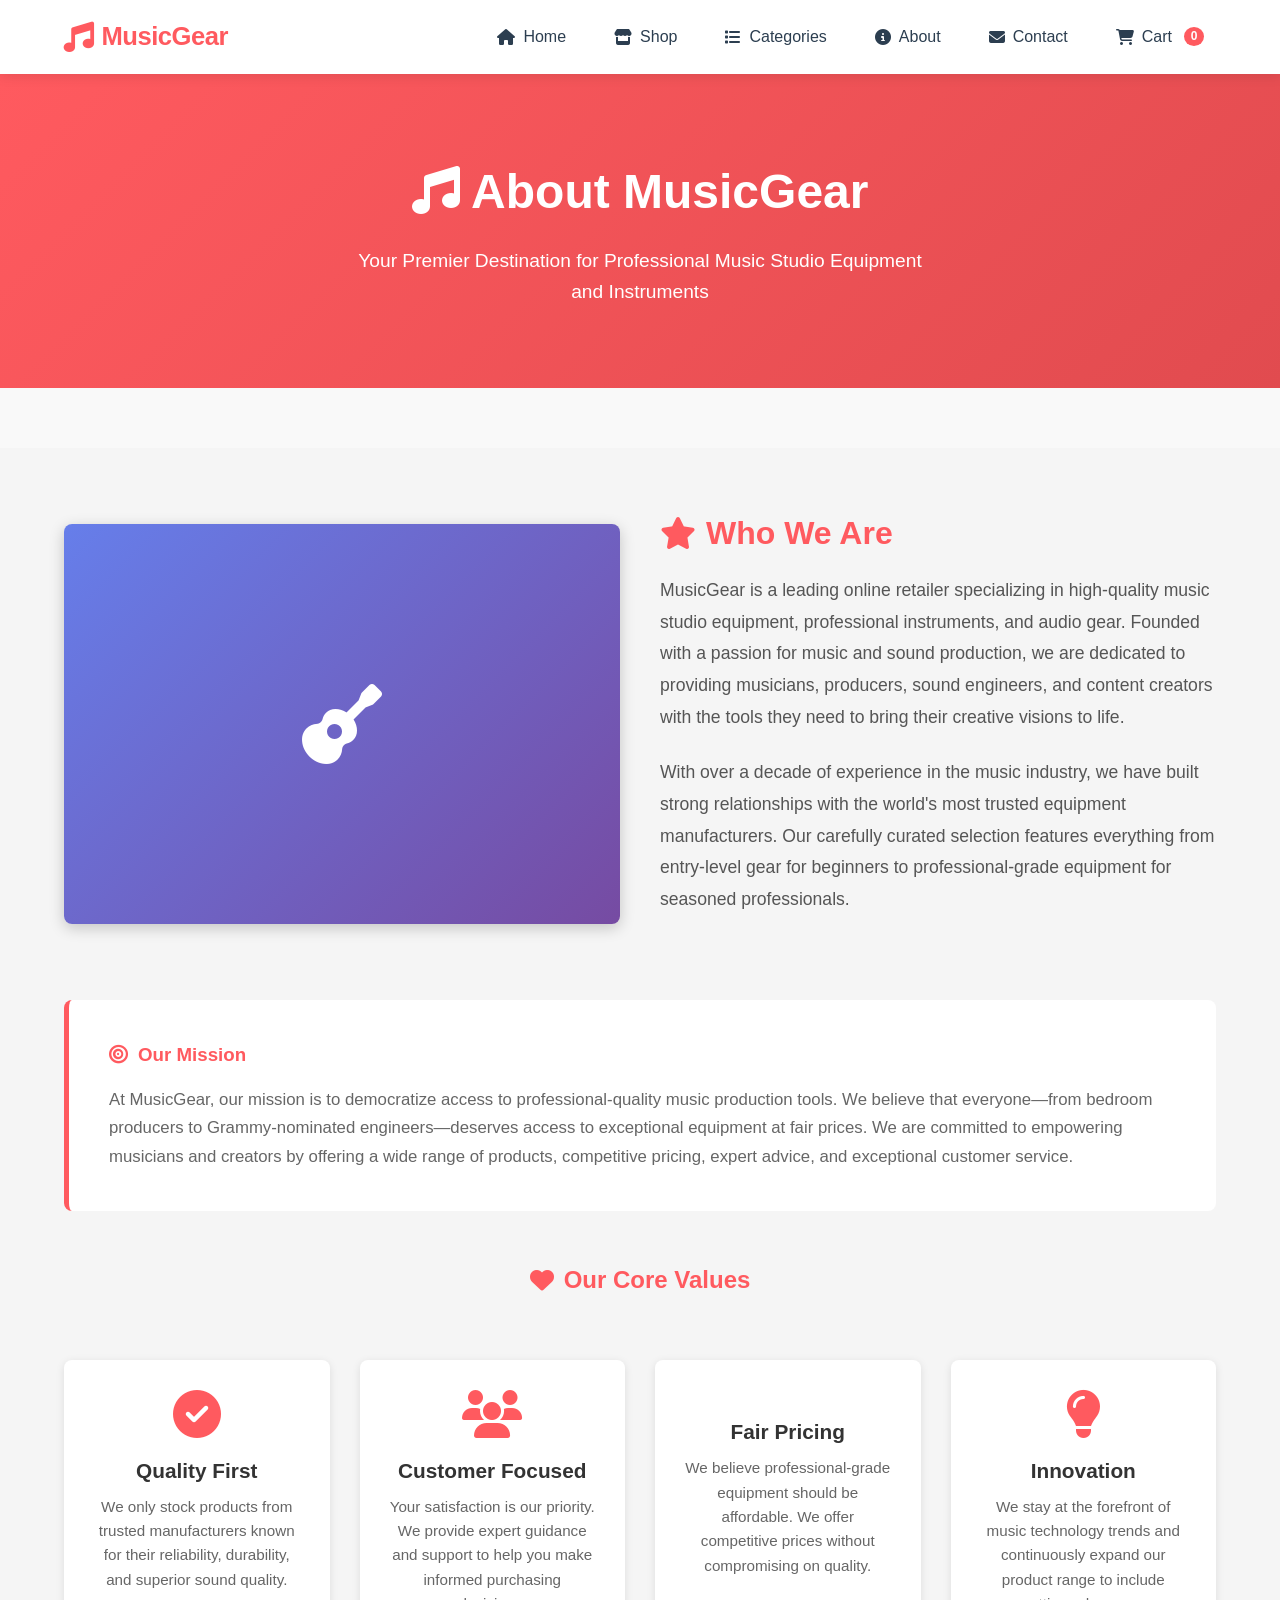
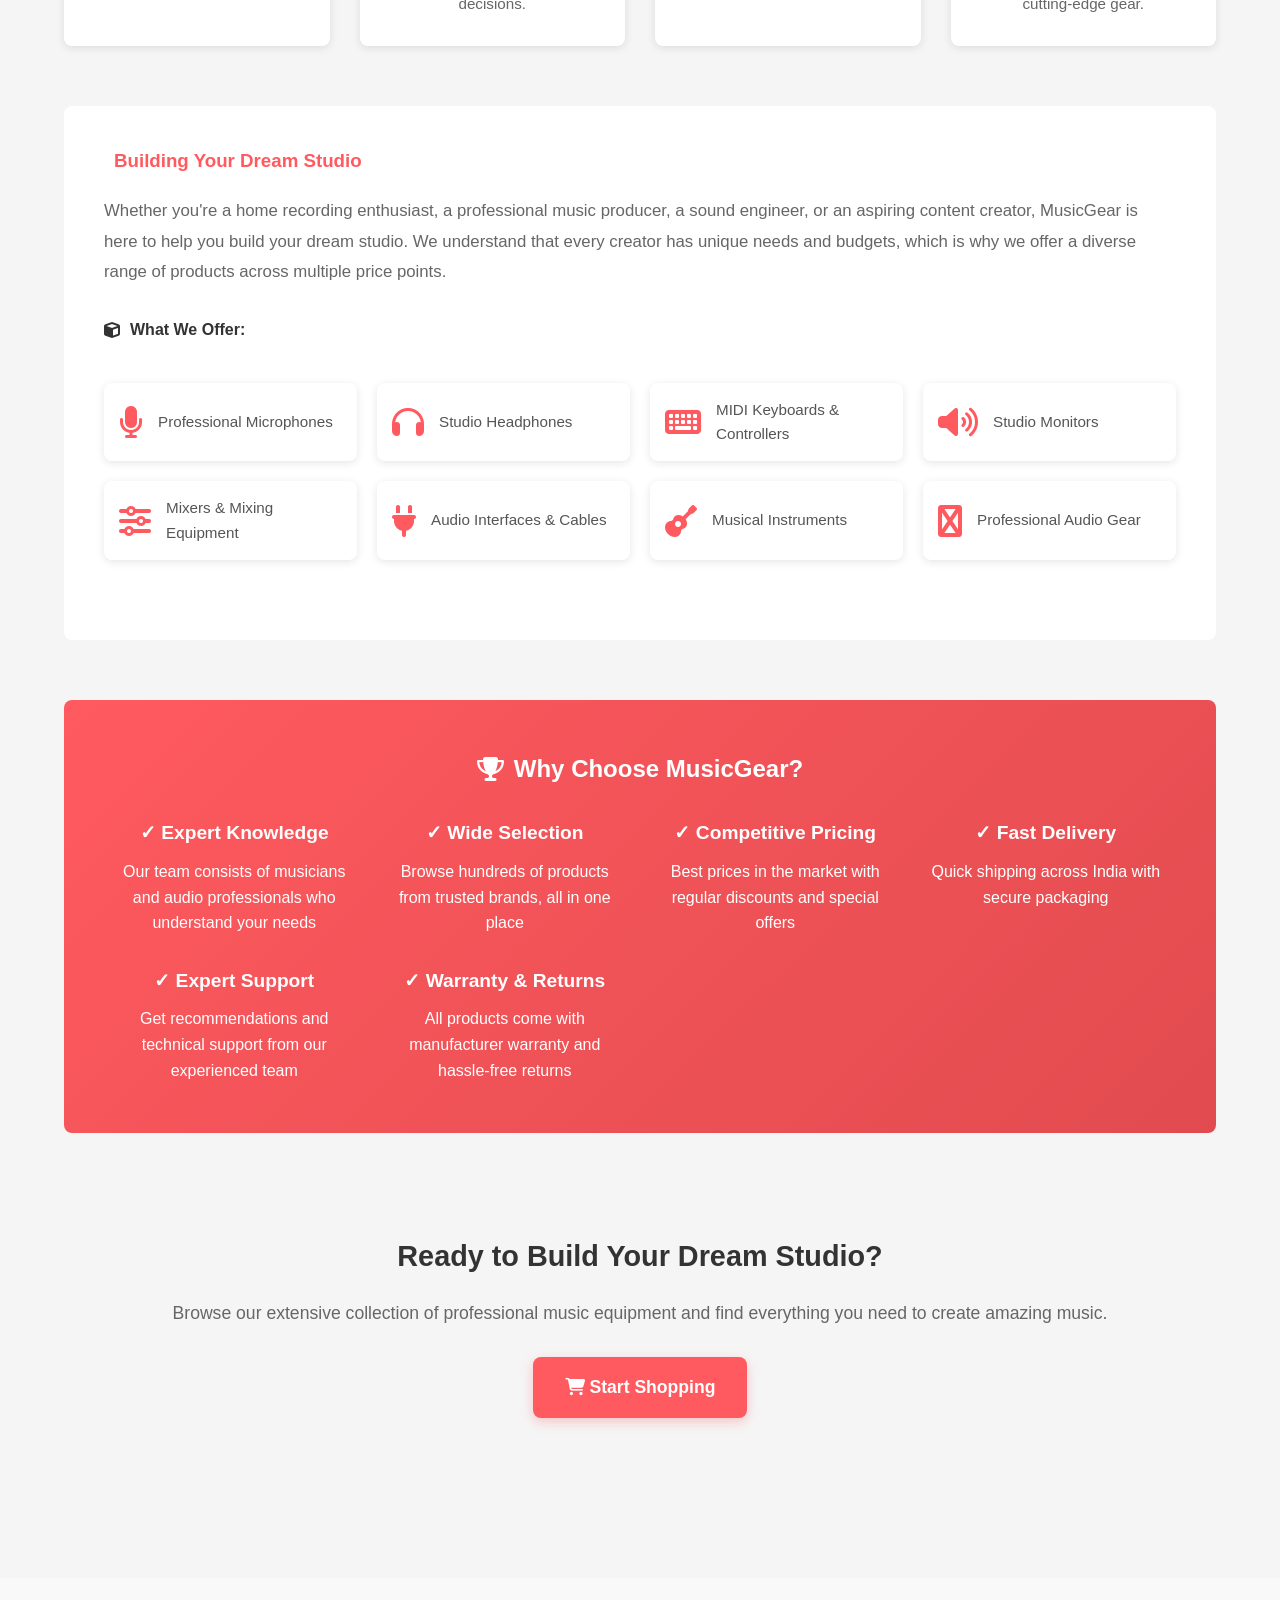
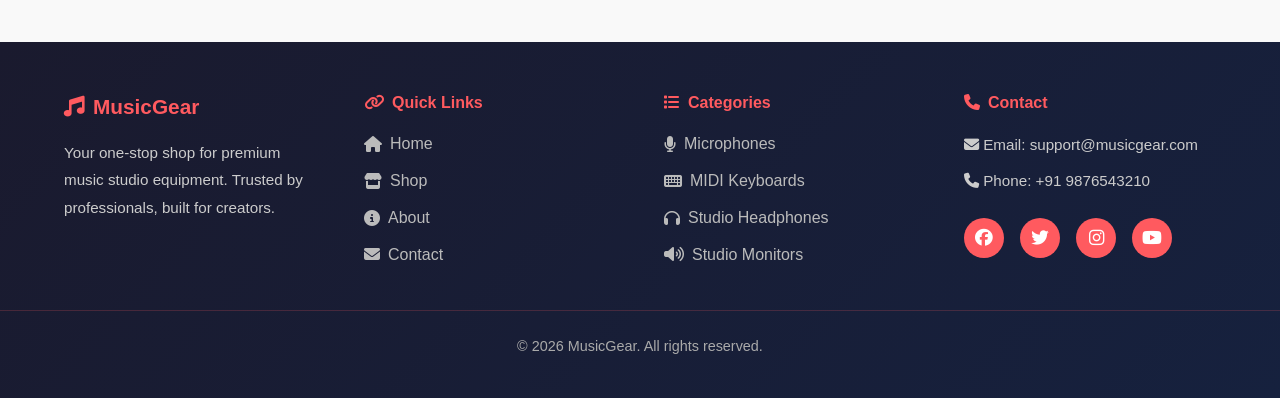
<file: about.html>
<!DOCTYPE html>
<html lang="en">
<head>
    <meta charset="UTF-8">
    <meta http-equiv="X-UA-Compatible" content="IE=edge">
    <meta name="viewport" content="width=device-width, initial-scale=1.0">
    <title>MusicGear - About Us</title>
    <link rel="stylesheet" href="css/style.css">
    <link rel="stylesheet" href="https://cdnjs.cloudflare.com/ajax/libs/font-awesome/6.4.0/css/all.min.css">
    <script defer src="js/script.js"></script>
    <style>
        .about-section {
            padding: 60px 0;
            background: #f5f5f5;
        }
        .about-hero {
            background: linear-gradient(135deg, #ff5a5f 0%, #e14b4f 100%);
            color: #fff;
            padding: 80px 0;
            text-align: center;
            margin-bottom: 60px;
        }
        .about-hero h1 {
            font-size: 3rem;
            margin-bottom: 1rem;
        }
        .about-hero p {
            font-size: 1.2rem;
            max-width: 600px;
            margin: 0 auto;
        }
        .about-content {
            display: grid;
            grid-template-columns: 1fr 1fr;
            gap: 40px;
            align-items: center;
            margin-bottom: 60px;
        }
        .about-image {
            text-align: center;
        }
        .about-image img {
            max-width: 100%;
            height: auto;
            border-radius: 8px;
            box-shadow: 0 4px 15px rgba(0,0,0,0.2);
        }
        .about-placeholder-image {
            width: 100%;
            height: 400px;
            background: linear-gradient(135deg, #667eea 0%, #764ba2 100%);
            border-radius: 8px;
            display: flex;
            align-items: center;
            justify-content: center;
            font-size: 5rem;
            color: #fff;
            box-shadow: 0 4px 15px rgba(0,0,0,0.2);
        }
        .about-text h2 {
            font-size: 2rem;
            color: #ff5a5f;
            margin-bottom: 1rem;
            display: flex;
            align-items: center;
            gap: 10px;
        }
        .about-text p {
            font-size: 1.1rem;
            line-height: 1.8;
            color: #555;
            margin-bottom: 1.5rem;
        }
        .mission-section {
            background: #fff;
            padding: 40px;
            border-radius: 8px;
            margin-bottom: 40px;
            border-left: 5px solid #ff5a5f;
        }
        .mission-section h3 {
            color: #ff5a5f;
            margin-bottom: 1rem;
            display: flex;
            align-items: center;
            gap: 10px;
        }
        .mission-section p {
            font-size: 1.05rem;
            line-height: 1.7;
            color: #666;
        }
        .values-section {
            display: grid;
            grid-template-columns: repeat(auto-fit, minmax(250px, 1fr));
            gap: 30px;
            margin: 60px 0;
        }
        .value-card {
            background: #fff;
            padding: 30px;
            border-radius: 8px;
            text-align: center;
            box-shadow: 0 2px 8px rgba(0,0,0,0.1);
            transition: transform 0.3s, box-shadow 0.3s;
        }
        .value-card:hover {
            transform: translateY(-5px);
            box-shadow: 0 4px 15px rgba(0,0,0,0.15);
        }
        .value-card i {
            font-size: 3rem;
            color: #ff5a5f;
            margin-bottom: 1rem;
        }
        .value-card h4 {
            font-size: 1.3rem;
            color: #333;
            margin-bottom: 0.5rem;
        }
        .value-card p {
            font-size: 0.95rem;
            color: #666;
            line-height: 1.6;
        }
        .team-section {
            background: #fff;
            padding: 60px 0;
            margin: 60px 0;
        }
        .team-section h2 {
            text-align: center;
            font-size: 2.5rem;
            color: #ff5a5f;
            margin-bottom: 50px;
            display: flex;
            align-items: center;
            justify-content: center;
            gap: 10px;
        }
        .team-grid {
            display: grid;
            grid-template-columns: repeat(auto-fit, minmax(220px, 1fr));
            gap: 30px;
        }
        .team-member {
            text-align: center;
            padding: 30px;
            border-radius: 8px;
            background: #f9f9f9;
            transition: transform 0.3s;
        }
        .team-member:hover {
            transform: translateY(-5px);
        }
        .team-member-avatar {
            width: 120px;
            height: 120px;
            margin: 0 auto 1rem;
            background: linear-gradient(135deg, #ff5a5f, #e14b4f);
            border-radius: 50%;
            display: flex;
            align-items: center;
            justify-content: center;
            font-size: 3rem;
            color: #fff;
        }
        .team-member h4 {
            font-size: 1.2rem;
            color: #333;
            margin-bottom: 0.3rem;
        }
        .team-member p {
            font-size: 0.9rem;
            color: #999;
        }
        .studio-features {
            display: grid;
            grid-template-columns: repeat(auto-fit, minmax(200px, 1fr));
            gap: 20px;
            margin: 40px 0;
        }
        .feature-item {
            display: flex;
            align-items: center;
            gap: 15px;
            padding: 15px;
            background: #fff;
            border-radius: 8px;
            box-shadow: 0 2px 8px rgba(0,0,0,0.1);
        }
        .feature-item i {
            font-size: 2rem;
            color: #ff5a5f;
            flex-shrink: 0;
        }
        .feature-item span {
            font-size: 0.95rem;
            color: #555;
        }
        @media (max-width: 768px) {
            .about-content {
                grid-template-columns: 1fr;
            }
            .about-hero h1 {
                font-size: 2rem;
            }
            .about-text h2 {
                font-size: 1.5rem;
            }
        }
    </style>
</head>
<body>
    <!-- Navbar -->
    <header class="navbar">
        <div class="container nav-container">
            <div class="logo"><i class="fas fa-music"></i> MusicGear</div>
            <nav class="nav-links">
                <a href="index.html"><i class="fas fa-home"></i> Home</a>
                <a href="shop.html"><i class="fas fa-store"></i> Shop</a>
                <div class="dropdown">
                    <a href="shop.html" class="dropbtn"><i class="fas fa-list"></i> Categories</a>
                    <div class="dropdown-content">
                        <a href="shop.html?category=Microphones"><i class="fas fa-microphone"></i> Microphones</a>
                        <a href="shop.html?category=MIDI%20Keyboards"><i class="fas fa-keyboard"></i> MIDI Keyboards</a>
                        <a href="shop.html?category=Studio%20Headphones"><i class="fas fa-headphones"></i> Studio Headphones</a>
                        <a href="shop.html?category=Studio%20Monitors"><i class="fas fa-volume-high"></i> Studio Monitors</a>
                        <a href="shop.html?category=Audio%20Interfaces"><i class="fas fa-soundcloud"></i> Audio Interfaces</a>
                        <a href="shop.html?category=Mixers"><i class="fas fa-sliders"></i> Mixers</a>
                    </div>
                </div>
                <a href="about.html"><i class="fas fa-circle-info"></i> About</a>
                <a href="#contact"><i class="fas fa-envelope"></i> Contact</a>
                <a href="cart.html" class="cart-link"><i class="fas fa-shopping-cart"></i> Cart <span id="cart-count">0</span></a>
            </nav>
            <div class="hamburger">
                <div></div><div></div><div></div>
            </div>
        </div>
    </header>

    <!-- About Hero Section -->
    <section class="about-hero">
        <div class="container">
            <h1><i class="fas fa-music"></i> About MusicGear</h1>
            <p>Your Premier Destination for Professional Music Studio Equipment and Instruments</p>
        </div>
    </section>

    <!-- Main About Section -->
    <section class="about-section">
        <div class="container">
            <!-- Introduction -->
            <div class="about-content">
                <div class="about-image">
                    <div class="about-placeholder-image">
                        <i class="fas fa-guitar"></i>
                    </div>
                </div>
                <div class="about-text">
                    <h2><i class="fas fa-star"></i> Who We Are</h2>
                    <p>
                        MusicGear is a leading online retailer specializing in high-quality music studio equipment, professional instruments, and audio gear. Founded with a passion for music and sound production, we are dedicated to providing musicians, producers, sound engineers, and content creators with the tools they need to bring their creative visions to life.
                    </p>
                    <p>
                        With over a decade of experience in the music industry, we have built strong relationships with the world's most trusted equipment manufacturers. Our carefully curated selection features everything from entry-level gear for beginners to professional-grade equipment for seasoned professionals.
                    </p>
                </div>
            </div>

            <!-- Mission Section -->
            <div class="mission-section">
                <h3><i class="fas fa-bullseye"></i> Our Mission</h3>
                <p>
                    At MusicGear, our mission is to democratize access to professional-quality music production tools. We believe that everyone—from bedroom producers to Grammy-nominated engineers—deserves access to exceptional equipment at fair prices. We are committed to empowering musicians and creators by offering a wide range of products, competitive pricing, expert advice, and exceptional customer service.
                </p>
            </div>

            <!-- Core Values -->
            <h2 style="text-align: center; color: #ff5a5f; margin: 50px 0 30px; display: flex; align-items: center; justify-content: center; gap: 10px;">
                <i class="fas fa-heart"></i> Our Core Values
            </h2>
            <div class="values-section">
                <div class="value-card">
                    <i class="fas fa-check-circle"></i>
                    <h4>Quality First</h4>
                    <p>We only stock products from trusted manufacturers known for their reliability, durability, and superior sound quality.</p>
                </div>
                <div class="value-card">
                    <i class="fas fa-users"></i>
                    <h4>Customer Focused</h4>
                    <p>Your satisfaction is our priority. We provide expert guidance and support to help you make informed purchasing decisions.</p>
                </div>
                <div class="value-card">
                    <i class="fas fa-price-tag"></i>
                    <h4>Fair Pricing</h4>
                    <p>We believe professional-grade equipment should be affordable. We offer competitive prices without compromising on quality.</p>
                </div>
                <div class="value-card">
                    <i class="fas fa-lightbulb"></i>
                    <h4>Innovation</h4>
                    <p>We stay at the forefront of music technology trends and continuously expand our product range to include cutting-edge gear.</p>
                </div>
            </div>

            <!-- Studio Setup Section -->
            <div style="background: #fff; padding: 40px; border-radius: 8px; margin: 60px 0;">
                <h3 style="color: #ff5a5f; margin-bottom: 20px; display: flex; align-items: center; gap: 10px;">
                    <i class="fas fa-studio"></i> Building Your Dream Studio
                </h3>
                <p style="font-size: 1.05rem; line-height: 1.8; color: #666; margin-bottom: 20px;">
                    Whether you're a home recording enthusiast, a professional music producer, a sound engineer, or an aspiring content creator, MusicGear is here to help you build your dream studio. We understand that every creator has unique needs and budgets, which is why we offer a diverse range of products across multiple price points.
                </p>
                <h4 style="color: #333; margin: 30px 0 15px; display: flex; align-items: center; gap: 10px;">
                    <i class="fas fa-cube"></i> What We Offer:
                </h4>
                <div class="studio-features">
                    <div class="feature-item">
                        <i class="fas fa-microphone"></i>
                        <span>Professional Microphones</span>
                    </div>
                    <div class="feature-item">
                        <i class="fas fa-headphones"></i>
                        <span>Studio Headphones</span>
                    </div>
                    <div class="feature-item">
                        <i class="fas fa-keyboard"></i>
                        <span>MIDI Keyboards & Controllers</span>
                    </div>
                    <div class="feature-item">
                        <i class="fas fa-volume-high"></i>
                        <span>Studio Monitors</span>
                    </div>
                    <div class="feature-item">
                        <i class="fas fa-sliders"></i>
                        <span>Mixers & Mixing Equipment</span>
                    </div>
                    <div class="feature-item">
                        <i class="fas fa-plug"></i>
                        <span>Audio Interfaces & Cables</span>
                    </div>
                    <div class="feature-item">
                        <i class="fas fa-guitar"></i>
                        <span>Musical Instruments</span>
                    </div>
                    <div class="feature-item">
                        <i class="fas fa-soundcloud"></i>
                        <span>Professional Audio Gear</span>
                    </div>
                </div>
            </div>

            <!-- Why Choose Us -->
            <div style="background: linear-gradient(135deg, #ff5a5f 0%, #e14b4f 100%); color: #fff; padding: 50px; border-radius: 8px; text-align: center; margin: 60px 0;">
                <h2 style="color: #fff; margin-bottom: 30px; display: flex; align-items: center; justify-content: center; gap: 10px;">
                    <i class="fas fa-trophy"></i> Why Choose MusicGear?
                </h2>
                <div style="display: grid; grid-template-columns: repeat(auto-fit, minmax(200px, 1fr)); gap: 30px;">
                    <div>
                        <h4 style="font-size: 1.2rem; margin-bottom: 10px;">✓ Expert Knowledge</h4>
                        <p>Our team consists of musicians and audio professionals who understand your needs</p>
                    </div>
                    <div>
                        <h4 style="font-size: 1.2rem; margin-bottom: 10px;">✓ Wide Selection</h4>
                        <p>Browse hundreds of products from trusted brands, all in one place</p>
                    </div>
                    <div>
                        <h4 style="font-size: 1.2rem; margin-bottom: 10px;">✓ Competitive Pricing</h4>
                        <p>Best prices in the market with regular discounts and special offers</p>
                    </div>
                    <div>
                        <h4 style="font-size: 1.2rem; margin-bottom: 10px;">✓ Fast Delivery</h4>
                        <p>Quick shipping across India with secure packaging</p>
                    </div>
                    <div>
                        <h4 style="font-size: 1.2rem; margin-bottom: 10px;">✓ Expert Support</h4>
                        <p>Get recommendations and technical support from our experienced team</p>
                    </div>
                    <div>
                        <h4 style="font-size: 1.2rem; margin-bottom: 10px;">✓ Warranty & Returns</h4>
                        <p>All products come with manufacturer warranty and hassle-free returns</p>
                    </div>
                </div>
            </div>

            <!-- Call to Action -->
            <div style="text-align: center; padding: 40px; margin: 60px 0;">
                <h3 style="color: #333; font-size: 1.8rem; margin-bottom: 20px;">Ready to Build Your Dream Studio?</h3>
                <p style="font-size: 1.1rem; color: #666; margin-bottom: 30px;">
                    Browse our extensive collection of professional music equipment and find everything you need to create amazing music.
                </p>
                <a href="shop.html" class="btn primary" style="padding: 1rem 2rem; font-size: 1.1rem;">
                    <i class="fas fa-shopping-cart"></i> Start Shopping
                </a>
            </div>
        </div>
    </section>

    <!-- Footer -->
    <footer id="contact">
        <div class="container footer-container">
            <div class="footer-col">
                <h3><i class="fas fa-music"></i> MusicGear</h3>
                <p>Your one-stop shop for premium music studio equipment. Trusted by professionals, built for creators.</p>
            </div>
            <div class="footer-col">
                <h4><i class="fas fa-link"></i> Quick Links</h4>
                <a href="index.html"><i class="fas fa-home"></i> Home</a>
                <a href="shop.html"><i class="fas fa-store"></i> Shop</a>
                <a href="about.html"><i class="fas fa-circle-info"></i> About</a>
                <a href="#contact"><i class="fas fa-envelope"></i> Contact</a>
            </div>
            <div class="footer-col">
                <h4><i class="fas fa-list"></i> Categories</h4>
                <a href="shop.html?category=Microphones"><i class="fas fa-microphone"></i> Microphones</a>
                <a href="shop.html?category=MIDI%20Keyboards"><i class="fas fa-keyboard"></i> MIDI Keyboards</a>
                <a href="shop.html?category=Studio%20Headphones"><i class="fas fa-headphones"></i> Studio Headphones</a>
                <a href="shop.html?category=Studio%20Monitors"><i class="fas fa-volume-high"></i> Studio Monitors</a>
            </div>
            <div class="footer-col">
                <h4><i class="fas fa-phone"></i> Contact</h4>
                <p><i class="fas fa-envelope"></i> Email: support@musicgear.com</p>
                <p><i class="fas fa-phone"></i> Phone: +91 9876543210</p>
                <div class="social-icons">
                    <a href="#" title="Facebook"><i class="fab fa-facebook"></i></a>
                    <a href="#" title="Twitter"><i class="fab fa-twitter"></i></a>
                    <a href="#" title="Instagram"><i class="fab fa-instagram"></i></a>
                    <a href="#" title="YouTube"><i class="fab fa-youtube"></i></a>
                </div>
            </div>
        </div>
        <div class="footer-bottom">
            <p>&copy; 2026 MusicGear. All rights reserved.</p>
        </div>
    </footer>
</body>
</html>
</file>
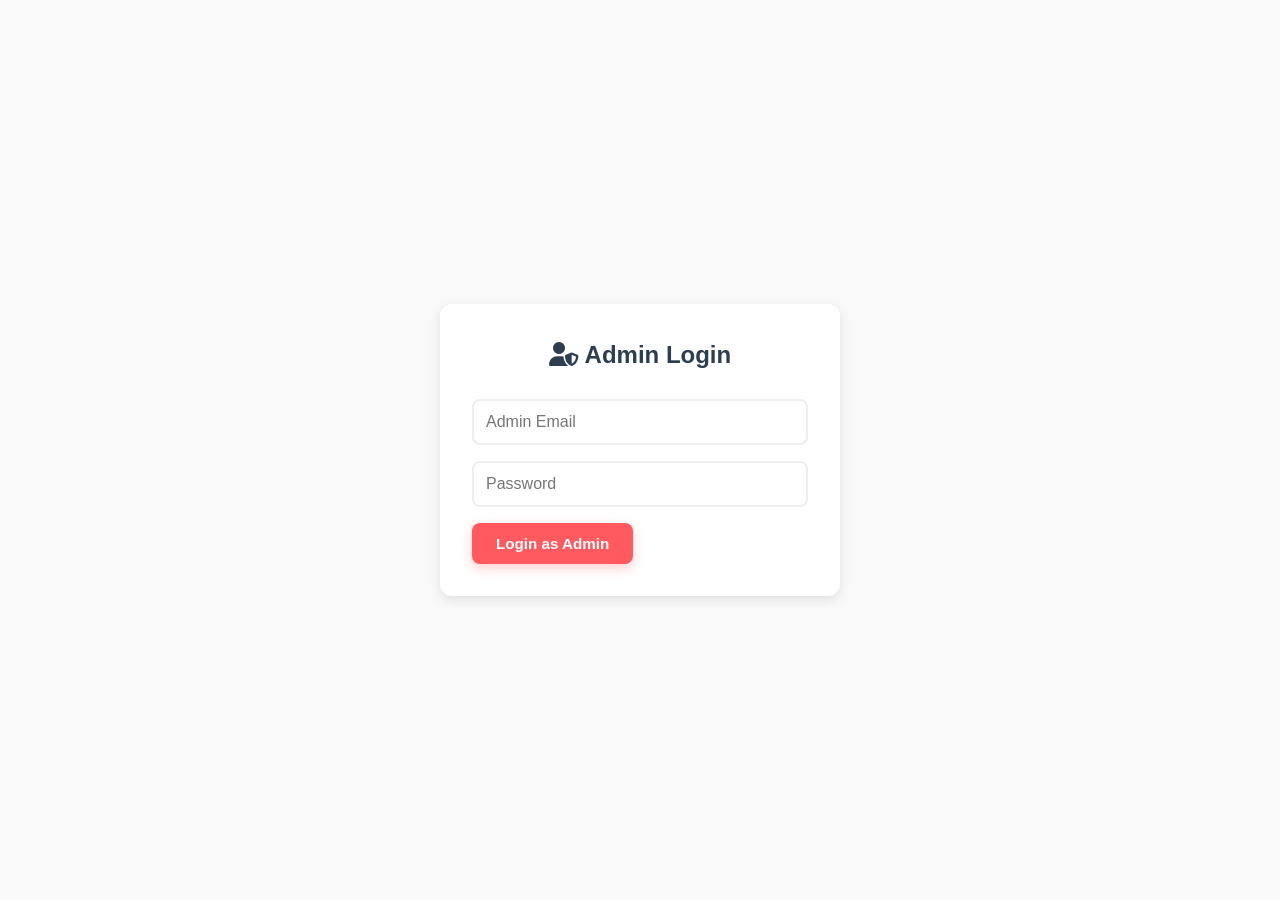
<file: admin-dashboard.html>
<!DOCTYPE html>
<html lang="en">
<head>
    <meta charset="UTF-8">
    <meta http-equiv="X-UA-Compatible" content="IE=edge">
    <meta name="viewport" content="width=device-width, initial-scale=1.0">
    <title>MusicGear - Admin Dashboard</title>
    <link rel="stylesheet" href="css/style.css">
    <link rel="stylesheet" href="https://cdnjs.cloudflare.com/ajax/libs/font-awesome/6.4.0/css/all.min.css">
    <script defer src="js/script.js"></script>
</head>
<body>
    <!-- Admin Dashboard -->
    <section class="admin-dashboard-section">
        <div class="container">
            <h2><i class="fas fa-tachometer-alt"></i> Admin Dashboard</h2>
            <div class="admin-actions">
                <button id="logout-admin" class="btn secondary"><i class="fas fa-sign-out-alt"></i> Logout</button>
            </div>
            <div id="admin-orders"></div>
        </div>
    </section>

    <script>
        // Check if admin
        const user = JSON.parse(localStorage.getItem('musicgear_current_user'));
        if (!user || !user.isAdmin) {
            window.location.href = 'admin-login.html';
        }

        document.getElementById('logout-admin').onclick = () => {
            localStorage.removeItem('musicgear_current_user');
            window.location.href = 'admin-login.html';
        };

        function renderAdminOrders() {
            const container = document.getElementById('admin-orders');
            const users = JSON.parse(localStorage.getItem('musicgear_users')) || [];
            const allOrders = [];
            users.forEach(u => {
                if (u.orders) {
                    u.orders.forEach(order => {
                        allOrders.push({ ...order, customer: u });
                    });
                }
            });
            allOrders.sort((a, b) => new Date(b.date) - new Date(a.date));

            if (allOrders.length === 0) {
                container.innerHTML = '<p>No orders found.</p>';
                return;
            }

            let html = '<table class="admin-orders-table"><thead><tr><th>Order ID</th><th>Customer</th><th>Email</th><th>Products</th><th>Quantities</th><th>Total</th><th>Date</th><th>Address</th><th>Status</th><th>Actions</th></tr></thead><tbody>';
            allOrders.forEach(order => {
                const productsList = order.items.map(item => item.name).join(', ');
                const quantitiesList = order.items.map(item => item.qty).join(', ');
                const date = new Date(order.date).toLocaleString();
                html += `
                    <tr>
                        <td>${order.id}</td>
                        <td>${order.customer.name}</td>
                        <td>${order.customer.email}</td>
                        <td>${productsList}</td>
                        <td>${quantitiesList}</td>
                        <td>₹${order.total.toLocaleString('en-IN')}</td>
                        <td>${date}</td>
                        <td>${order.address || 'N/A'}</td>
                        <td>
                            <select onchange="updateOrderStatus('${order.customer.email}', '${order.id}', this.value)">
                                <option value="Pending" ${order.status === 'Pending' ? 'selected' : ''}>Pending</option>
                                <option value="Processing" ${order.status === 'Processing' ? 'selected' : ''}>Processing</option>
                                <option value="Shipped" ${order.status === 'Shipped' ? 'selected' : ''}>Shipped</option>
                                <option value="Delivered" ${order.status === 'Delivered' ? 'selected' : ''}>Delivered</option>
                            </select>
                        </td>
                        <td><button onclick="viewOrderDetails('${order.customer.email}', '${order.id}')">View Details</button></td>
                    </tr>
                `;
            });
            html += '</tbody></table>';
            container.innerHTML = html;
        }

        function updateOrderStatus(customerEmail, orderId, status) {
            const users = JSON.parse(localStorage.getItem('musicgear_users')) || [];
            const user = users.find(u => u.email === customerEmail);
            if (user) {
                const order = user.orders.find(o => o.id === orderId);
                if (order) {
                    order.status = status;
                    localStorage.setItem('musicgear_users', JSON.stringify(users));
                    alert('Order status updated');
                }
            }
        }

        function viewOrderDetails(customerEmail, orderId) {
            const users = JSON.parse(localStorage.getItem('musicgear_users')) || [];
            const user = users.find(u => u.email === customerEmail);
            if (user) {
                const order = user.orders.find(o => o.id === orderId);
                if (order) {
                    let details = `Order ID: ${order.id}\nCustomer: ${user.name} (${user.email})\nDate: ${new Date(order.date).toLocaleString()}\nAddress: ${order.address || 'N/A'}\nStatus: ${order.status}\n\nProducts:\n`;
                    order.items.forEach(item => {
                        details += `- ${item.name} x${item.qty} @ ₹${item.price.toLocaleString('en-IN')} each\n`;
                    });
                    details += `\nTotal: ₹${order.total.toLocaleString('en-IN')}`;
                    alert(details);
                }
            }
        }

        renderAdminOrders();
    </script>
</body>
</html>
</file>
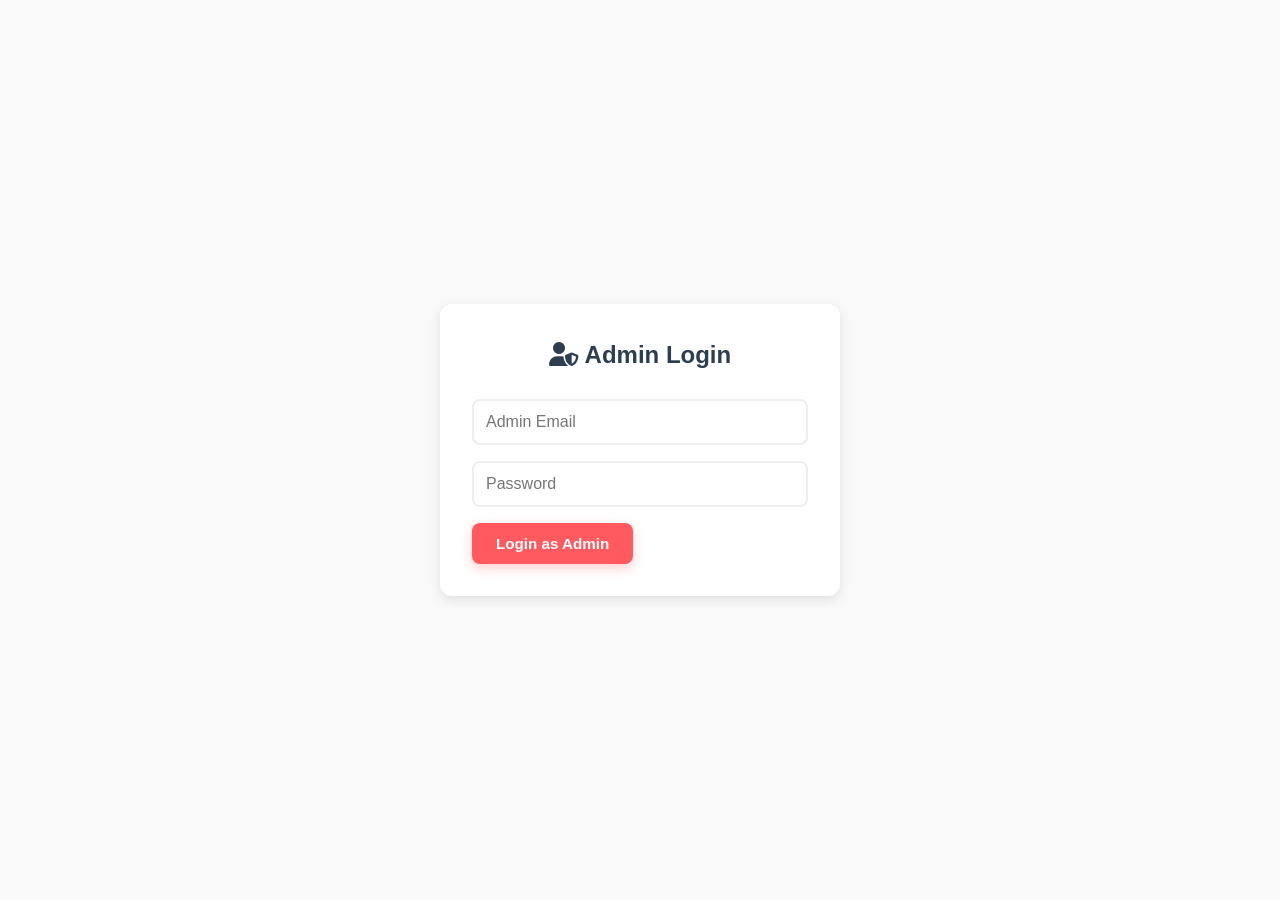
<file: admin-login.html>
<!DOCTYPE html>
<html lang="en">
<head>
    <meta charset="UTF-8">
    <meta http-equiv="X-UA-Compatible" content="IE=edge">
    <meta name="viewport" content="width=device-width, initial-scale=1.0">
    <title>MusicGear - Admin Login</title>
    <link rel="stylesheet" href="css/style.css">
    <link rel="stylesheet" href="https://cdnjs.cloudflare.com/ajax/libs/font-awesome/6.4.0/css/all.min.css">
    <script defer src="js/script.js"></script>
</head>
<body>
    <!-- Admin Login Section -->
    <section class="admin-login-section">
        <div class="container">
            <div class="admin-login-card">
                <h2><i class="fas fa-user-shield"></i> Admin Login</h2>
                <form id="admin-login-form">
                    <div class="form-group">
                        <input type="email" id="admin-email" placeholder="Admin Email" required>
                    </div>
                    <div class="form-group">
                        <input type="password" id="admin-password" placeholder="Password" required>
                    </div>
                    <button type="submit" class="btn primary">Login as Admin</button>
                </form>
            </div>
        </div>
    </section>

    <script>
        document.getElementById('admin-login-form').addEventListener('submit', function(e) {
            e.preventDefault();
            const email = document.getElementById('admin-email').value.trim();
            const password = document.getElementById('admin-password').value.trim();
            if (email === 'admin@musicgear.com' && password === 'admin123') {
                localStorage.setItem('musicgear_current_user', JSON.stringify({ name: 'Admin', email: 'admin@musicgear.com', isAdmin: true }));
                window.location.href = 'admin-dashboard.html';
            } else {
                alert('Invalid admin credentials');
            }
        });
    </script>
</body>
</html>
</file>
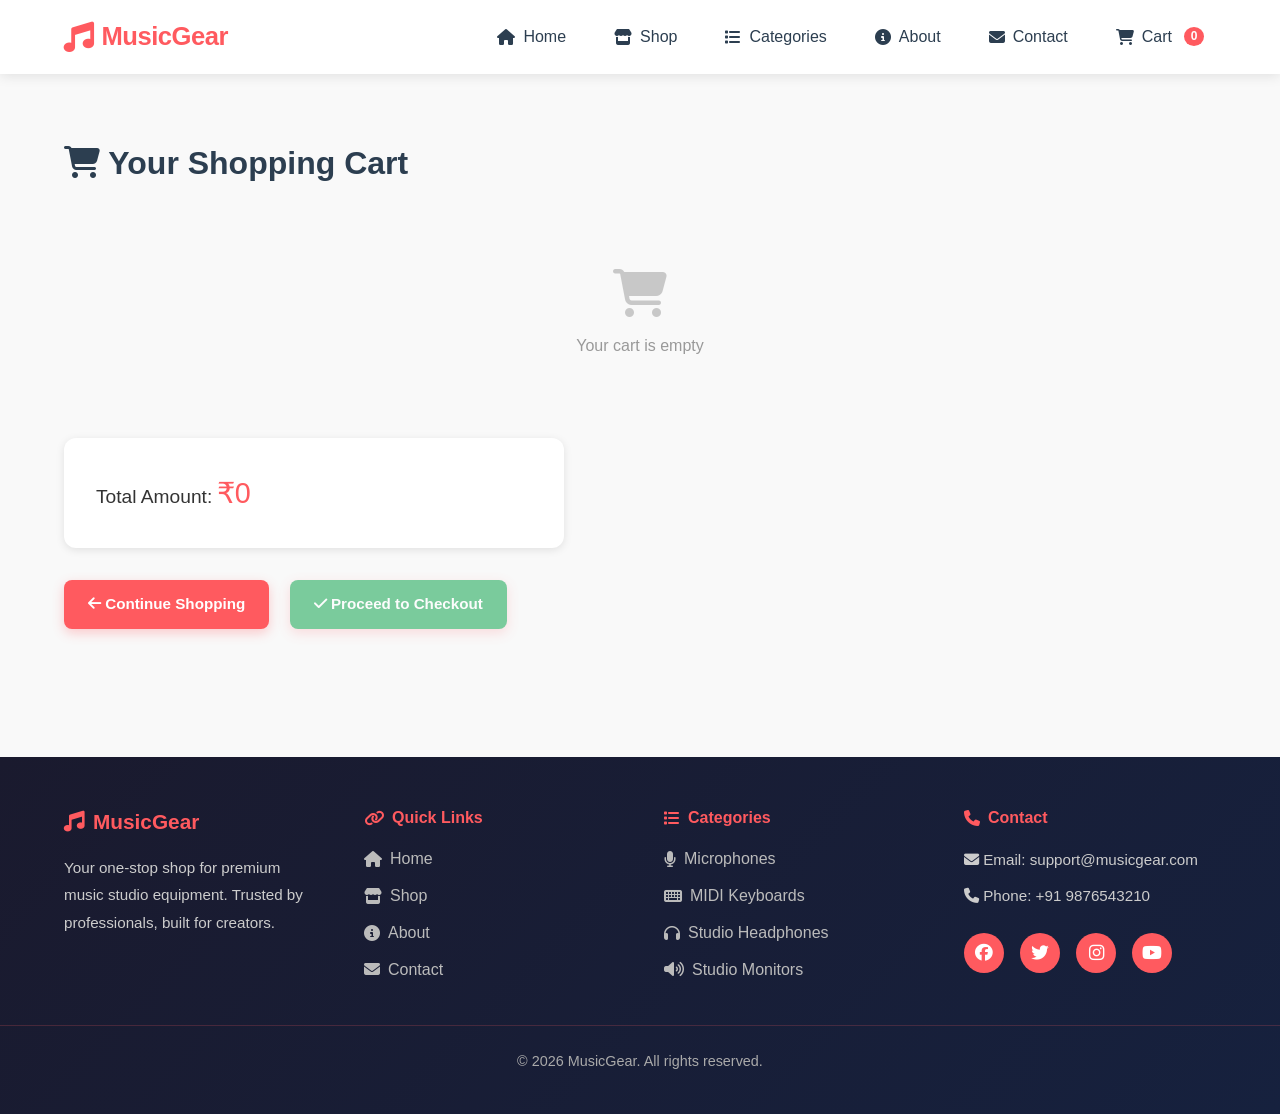
<file: cart.html>
<!DOCTYPE html>
<html lang="en">
<head>
    <meta charset="UTF-8">
    <meta http-equiv="X-UA-Compatible" content="IE=edge">
    <meta name="viewport" content="width=device-width, initial-scale=1.0">
    <title>MusicGear - Cart</title>
    <link rel="stylesheet" href="css/style.css">
    <link rel="stylesheet" href="https://cdnjs.cloudflare.com/ajax/libs/font-awesome/6.4.0/css/all.min.css">
    <script defer src="js/script.js"></script>
</head>
<body>
    <!-- Navbar -->
    <header class="navbar">
        <div class="container nav-container">
            <div class="logo"><i class="fas fa-music"></i> MusicGear</div>
            <nav class="nav-links">
                <a href="index.html"><i class="fas fa-home"></i> Home</a>
                <a href="shop.html"><i class="fas fa-store"></i> Shop</a>
                <div class="dropdown">
                    <a href="shop.html" class="dropbtn"><i class="fas fa-list"></i> Categories</a>
                    <div class="dropdown-content">
                        <a href="shop.html?category=Microphones"><i class="fas fa-microphone"></i> Microphones</a>
                        <a href="shop.html?category=MIDI%20Keyboards"><i class="fas fa-keyboard"></i> MIDI Keyboards</a>
                        <a href="shop.html?category=Studio%20Headphones"><i class="fas fa-headphones"></i> Studio Headphones</a>
                        <a href="shop.html?category=Studio%20Monitors"><i class="fas fa-volume-high"></i> Studio Monitors</a>
                        <a href="shop.html?category=Audio%20Interfaces"><i class="fas fa-soundcloud"></i> Audio Interfaces</a>
                        <a href="shop.html?category=Mixers"><i class="fas fa-sliders"></i> Mixers</a>
                    </div>
                </div>
                <a href="about.html"><i class="fas fa-circle-info"></i> About</a>
                <a href="#contact"><i class="fas fa-envelope"></i> Contact</a>
                <a href="cart.html" class="cart-link"><i class="fas fa-shopping-cart"></i> Cart <span id="cart-count">0</span></a>
            </nav>
            <div class="hamburger">
                <div></div><div></div><div></div>
            </div>
        </div>
    </header>

    <!-- Cart Section -->
    <section class="cart-section">
        <div class="container">
            <h2 style="font-size: 2rem; margin-bottom: 2rem; color: #2c3e50;"><i class="fas fa-shopping-cart"></i> Your Shopping Cart</h2>
            <div id="cart-items" style="margin-bottom: 2rem;"></div>
            <div class="cart-summary" style="background: #fff; padding: 2rem; border-radius: 12px; box-shadow: 0 2px 8px rgba(0,0,0,0.1); max-width: 500px;">
                <span style="font-size: 1.2rem;">Total Amount:</span>
                <span id="cart-total" style="font-size: 1.8rem; color: #ff5a5f;">₹0</span>
            </div>
            <div style="margin-top: 2rem;">
                <a href="shop.html" class="btn primary continue-shopping" style="display: inline-block; margin-right: 1rem;"><i class="fas fa-arrow-left"></i> Continue Shopping</a>
                <a id="checkout-btn" href="checkout.html" class="btn primary" style="background: #27ae60;"><i class="fas fa-check"></i> Proceed to Checkout</a>
            </div>
        </div>
    </section>

    <!-- Footer -->
    <footer id="contact">
        <div class="container footer-container">
            <div class="footer-col">
                <h3><i class="fas fa-music"></i> MusicGear</h3>
                <p>Your one-stop shop for premium music studio equipment. Trusted by professionals, built for creators.</p>
            </div>
            <div class="footer-col">
                <h4><i class="fas fa-link"></i> Quick Links</h4>
                <a href="index.html"><i class="fas fa-home"></i> Home</a>
                <a href="shop.html"><i class="fas fa-store"></i> Shop</a>
                <a href="about.html"><i class="fas fa-circle-info"></i> About</a>
                <a href="#contact"><i class="fas fa-envelope"></i> Contact</a>
            </div>
            <div class="footer-col">
                <h4><i class="fas fa-list"></i> Categories</h4>
                <a href="shop.html?category=Microphones"><i class="fas fa-microphone"></i> Microphones</a>
                <a href="shop.html?category=MIDI%20Keyboards"><i class="fas fa-keyboard"></i> MIDI Keyboards</a>
                <a href="shop.html?category=Studio%20Headphones"><i class="fas fa-headphones"></i> Studio Headphones</a>
                <a href="shop.html?category=Studio%20Monitors"><i class="fas fa-volume-high"></i> Studio Monitors</a>
            </div>
            <div class="footer-col">
                <h4><i class="fas fa-phone"></i> Contact</h4>
                <p><i class="fas fa-envelope"></i> Email: support@musicgear.com</p>
                <p><i class="fas fa-phone"></i> Phone: +91 9876543210</p>
                <div class="social-icons">
                    <a href="#" title="Facebook"><i class="fab fa-facebook"></i></a>
                    <a href="#" title="Twitter"><i class="fab fa-twitter"></i></a>
                    <a href="#" title="Instagram"><i class="fab fa-instagram"></i></a>
                    <a href="#" title="YouTube"><i class="fab fa-youtube"></i></a>
                </div>
            </div>
        </div>
        <div class="footer-bottom">
            <p>&copy; 2026 MusicGear. All rights reserved.</p>
        </div>
    </footer>
</body>
</html>
</file>
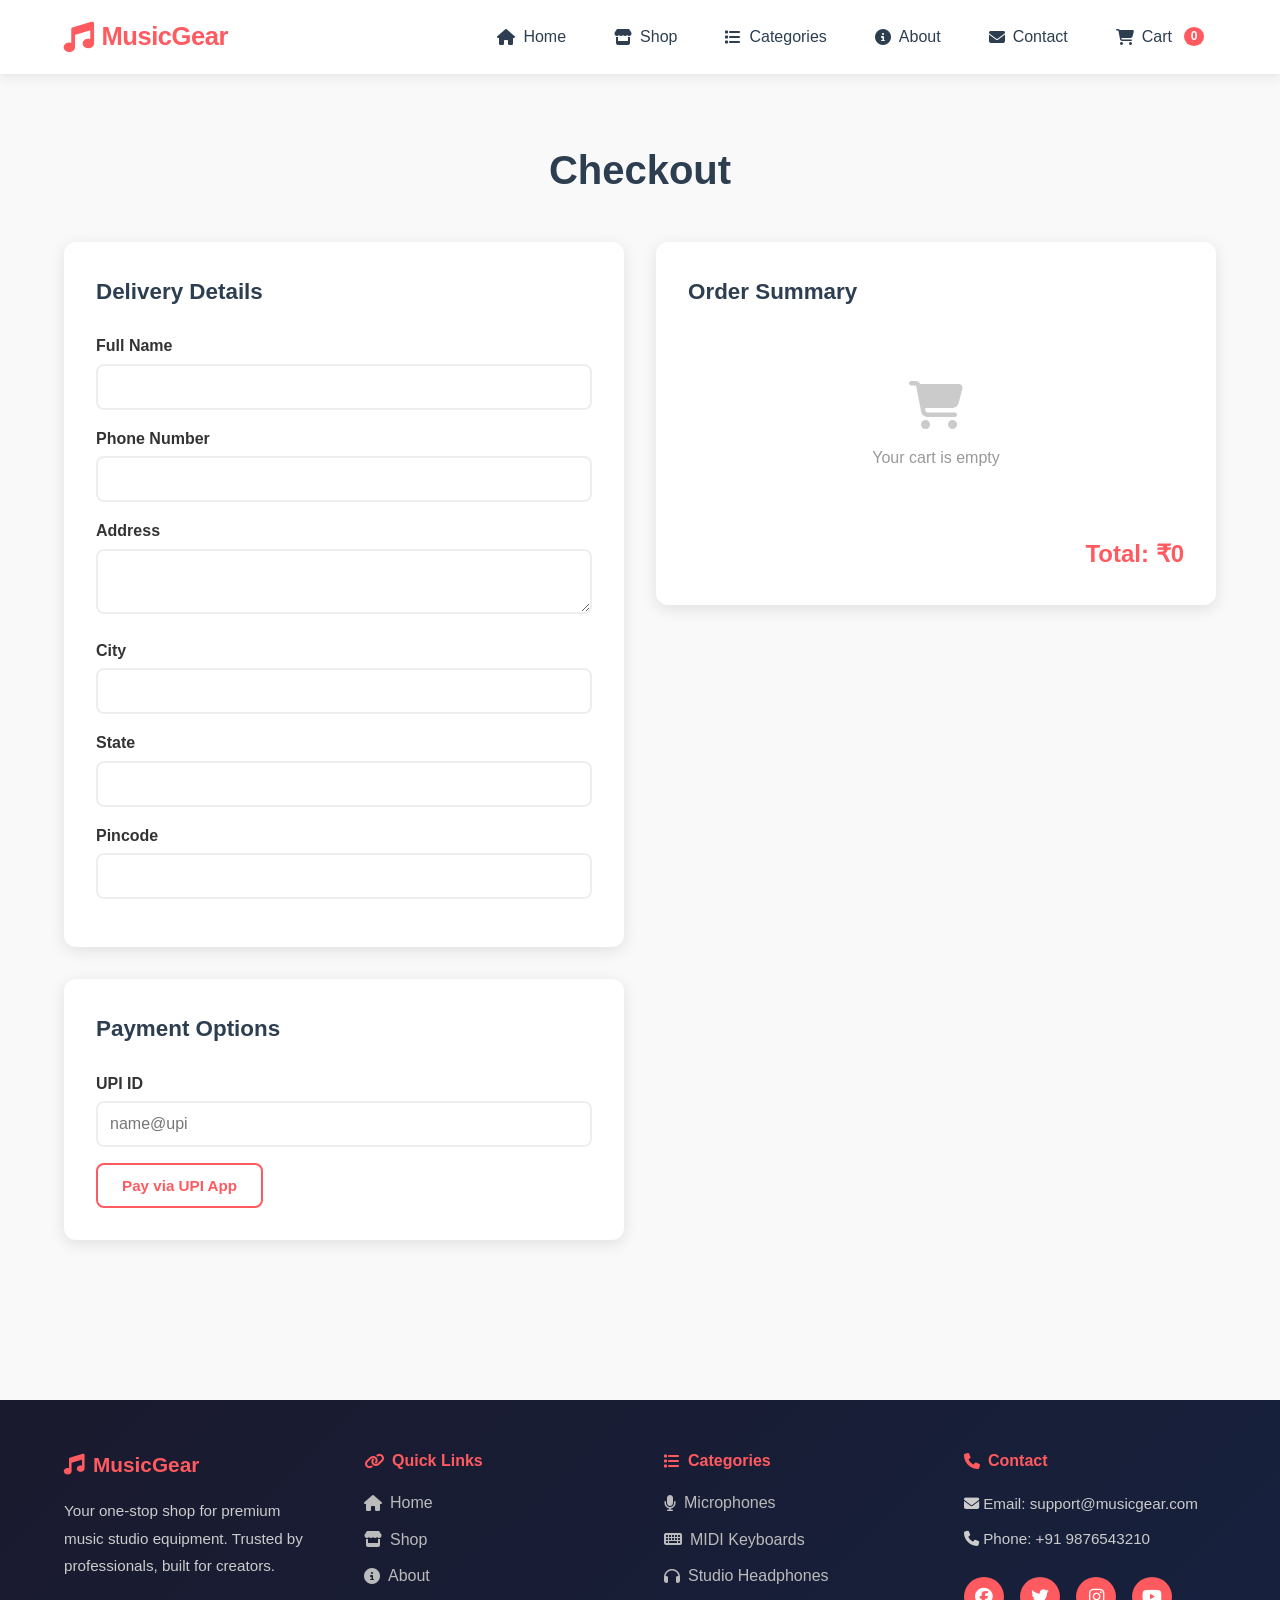
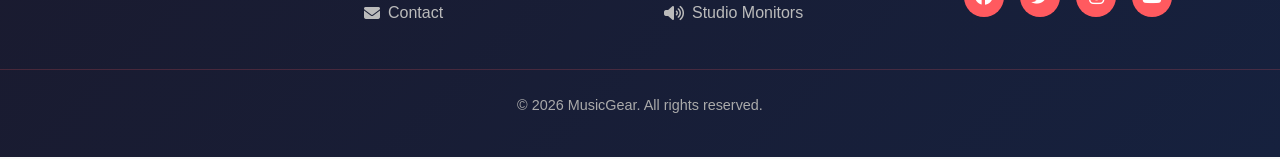
<file: checkout.html>
<!DOCTYPE html>
<html lang="en">
<head>
    <meta charset="UTF-8">
    <meta http-equiv="X-UA-Compatible" content="IE=edge">
    <meta name="viewport" content="width=device-width, initial-scale=1.0">
    <title>MusicGear - Checkout</title>
    <link rel="stylesheet" href="css/style.css">
    <link rel="stylesheet" href="https://cdnjs.cloudflare.com/ajax/libs/font-awesome/6.4.0/css/all.min.css">
    <script defer src="js/script.js"></script>
</head>
<body>
    <!-- Navbar (same as other pages) -->
    <header class="navbar">
        <div class="container nav-container">
            <div class="logo"><i class="fas fa-music"></i> MusicGear</div>
            <nav class="nav-links">
                <a href="index.html"><i class="fas fa-home"></i> Home</a>
                <a href="shop.html"><i class="fas fa-store"></i> Shop</a>
                <div class="dropdown">
                    <a href="shop.html" class="dropbtn"><i class="fas fa-list"></i> Categories</a>
                    <div class="dropdown-content">
                        <a href="shop.html?category=Microphones"><i class="fas fa-microphone"></i> Microphones</a>
                        <a href="shop.html?category=MIDI%20Keyboards"><i class="fas fa-keyboard"></i> MIDI Keyboards</a>
                        <a href="shop.html?category=Studio%20Headphones"><i class="fas fa-headphones"></i> Studio Headphones</a>
                        <a href="shop.html?category=Studio%20Monitors"><i class="fas fa-volume-high"></i> Studio Monitors</a>
                        <a href="shop.html?category=Audio%20Interfaces"><i class="fas fa-soundcloud"></i> Audio Interfaces</a>
                        <a href="shop.html?category=Mixers"><i class="fas fa-sliders"></i> Mixers</a>
                    </div>
                </div>
                <a href="about.html"><i class="fas fa-circle-info"></i> About</a>
                <a href="#contact"><i class="fas fa-envelope"></i> Contact</a>
                <a href="cart.html" class="cart-link"><i class="fas fa-shopping-cart"></i> Cart <span id="cart-count">0</span></a>
            </nav>
            <div class="hamburger">
                <div></div><div></div><div></div>
            </div>
        </div>
    </header>

    <!-- Checkout Section -->
    <section class="checkout-section">
        <div class="container">
            <h2>Checkout</h2>
            <div class="checkout-layout">
                <!-- left column: delivery details + payment -->
                <div class="checkout-left">
                    <div class="card delivery-card">
                        <h3>Delivery Details</h3>
                        <form id="delivery-form">
                            <div class="form-group">
                                <label for="full-name">Full Name</label>
                                <input type="text" id="full-name" required>
                            </div>
                            <div class="form-group">
                                <label for="phone">Phone Number</label>
                                <input type="tel" id="phone" required>
                            </div>
                            <div class="form-group">
                                <label for="address">Address</label>
                                <textarea id="address" rows="2" required></textarea>
                            </div>
                            <div class="form-group">
                                <label for="city">City</label>
                                <input type="text" id="city" required>
                            </div>
                            <div class="form-group">
                                <label for="state">State</label>
                                <input type="text" id="state" required>
                            </div>
                            <div class="form-group">
                                <label for="pincode">Pincode</label>
                                <input type="text" id="pincode" required>
                            </div>
                        </form>
                    </div>
                    <div class="card payment-card">
                        <h3>Payment Options</h3>
                        <div class="payment-methods" id="payment-methods">
                            <div class="method" data-method="upi"><i class="fas fa-mobile-alt"></i> UPI</div>
                            <div class="method" data-method="card"><i class="fas fa-credit-card"></i> Debit / Credit Card</div>
                            <div class="method" data-method="netbanking"><i class="fas fa-university"></i> Net Banking</div>
                            <div class="method" data-method="cod"><i class="fas fa-truck"></i> Cash on Delivery (COD)</div>
                        </div>
                        <div id="payment-details" class="payment-details"></div>
                    </div>
                </div>
                <!-- right column: order summary -->
                <div class="checkout-right">
                    <div class="card summary-card">
                        <h3>Order Summary</h3>
                        <div id="checkout-cart-items"></div>
                        <div class="summary-total">
                            Total: <span id="checkout-total">₹0</span>
                        </div>
                    </div>
                </div>
            </div>
        </div>
    </section>

    <!-- UPI Popup Modal (hidden by default) -->
    <div id="upi-popup" class="modal upi-popup">
        <div class="upi-content">
            <button class="close-btn">&times;</button>
            <h3>Pay with UPI</h3>
            <div class="upi-apps">
                <div class="upi-app"><i class="fab fa-google" title="Google Pay"></i> Google Pay</div>
                <div class="upi-app"><i class="fas fa-mobile-alt" title="PhonePe"></i> PhonePe</div>
                <div class="upi-app"><i class="fas fa-wallet" title="Paytm"></i> Paytm</div>
                <div class="upi-app"><i class="fas fa-university" title="BHIM UPI"></i> BHIM UPI</div>
            </div>
            <div class="upi-qr"></div>
            <div class="upi-input">
                <label for="upi-id">Enter UPI ID</label>
                <input type="text" id="upi-id" placeholder="example@upi">
            </div>
            <button id="upi-pay-now" class="btn primary">Pay Now</button>
        </div>
    </div>

    <!-- Success Screen (hidden) -->
    <div id="payment-success" class="payment-success hidden">
        <div class="success-card">
            <i class="fas fa-check-circle success-icon"></i>
            <h2>Payment Successful</h2>
            <p>Order ID: <span id="order-id"></span></p>
            <div id="success-summary"></div>
            <p>Your order has been placed successfully</p>
            <a href="index.html" class="btn primary">Continue Shopping</a>
        </div>
    </div>

    <!-- Footer -->
    <footer id="contact">
        <div class="container footer-container">
            <div class="footer-col">
                <h3><i class="fas fa-music"></i> MusicGear</h3>
                <p>Your one-stop shop for premium music studio equipment. Trusted by professionals, built for creators.</p>
            </div>
            <div class="footer-col">
                <h4><i class="fas fa-link"></i> Quick Links</h4>
                <a href="index.html"><i class="fas fa-home"></i> Home</a>
                <a href="shop.html"><i class="fas fa-store"></i> Shop</a>
                <a href="about.html"><i class="fas fa-circle-info"></i> About</a>
                <a href="#contact"><i class="fas fa-envelope"></i> Contact</a>
            </div>
            <div class="footer-col">
                <h4><i class="fas fa-list"></i> Categories</h4>
                <a href="shop.html?category=Microphones"><i class="fas fa-microphone"></i> Microphones</a>
                <a href="shop.html?category=MIDI%20Keyboards"><i class="fas fa-keyboard"></i> MIDI Keyboards</a>
                <a href="shop.html?category=Studio%20Headphones"><i class="fas fa-headphones"></i> Studio Headphones</a>
                <a href="shop.html?category=Studio%20Monitors"><i class="fas fa-volume-high"></i> Studio Monitors</a>
            </div>
            <div class="footer-col">
                <h4><i class="fas fa-phone"></i> Contact</h4>
                <p><i class="fas fa-envelope"></i> Email: support@musicgear.com</p>
                <p><i class="fas fa-phone"></i> Phone: +91 9876543210</p>
                <div class="social-icons">
                    <a href="#" title="Facebook"><i class="fab fa-facebook"></i></a>
                    <a href="#" title="Twitter"><i class="fab fa-twitter"></i></a>
                    <a href="#" title="Instagram"><i class="fab fa-instagram"></i></a>
                    <a href="#" title="YouTube"><i class="fab fa-youtube"></i></a>
                </div>
            </div>
        </div>
        <div class="footer-bottom">
            <p>&copy; 2026 MusicGear. All rights reserved.</p>
        </div>
    </footer>
</body>
</html>
</file>
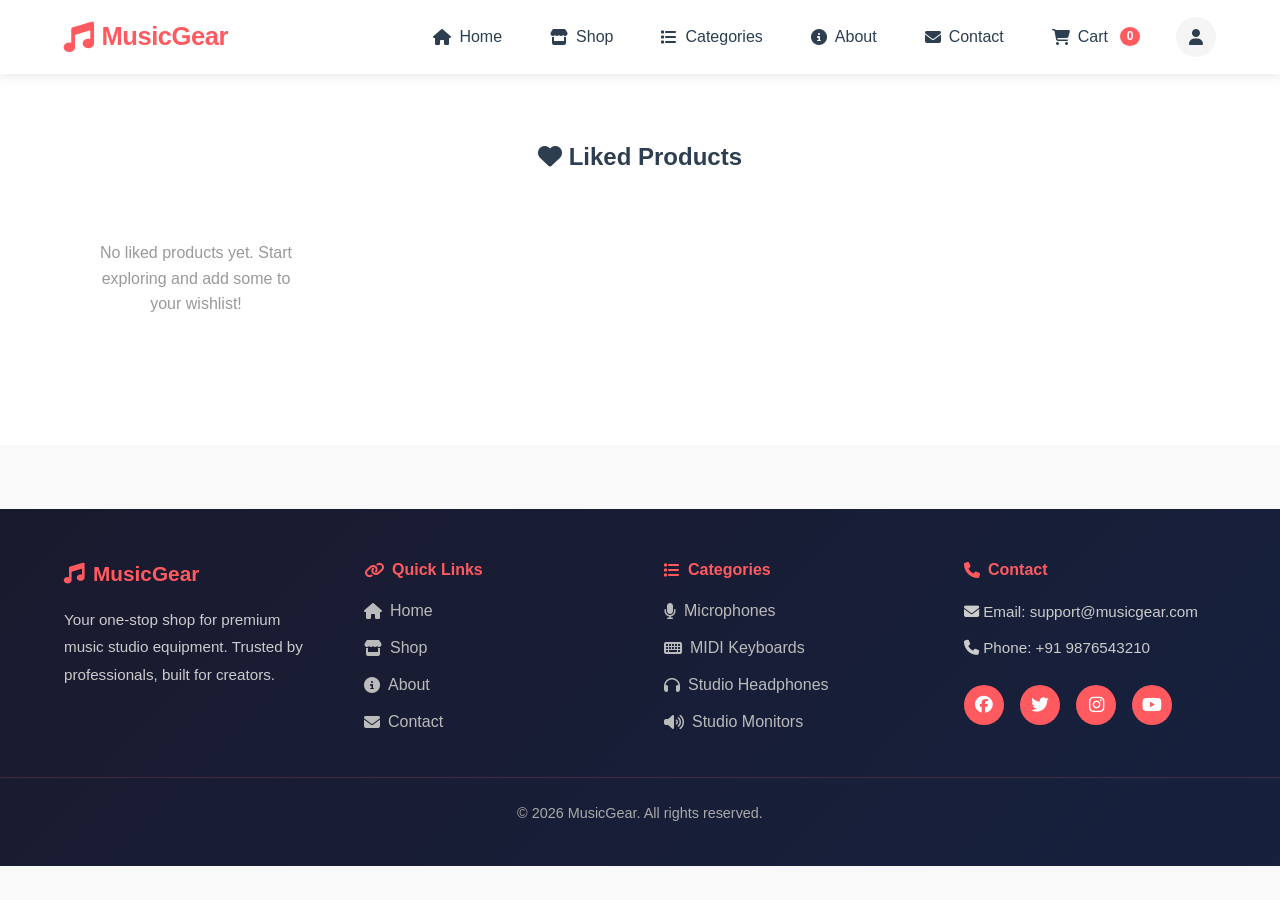
<file: liked.html>
<!DOCTYPE html>
<html lang="en">
<head>
    <meta charset="UTF-8">
    <meta http-equiv="X-UA-Compatible" content="IE=edge">
    <meta name="viewport" content="width=device-width, initial-scale=1.0">
    <title>MusicGear - Liked Products</title>
    <link rel="stylesheet" href="css/style.css">
    <link rel="stylesheet" href="https://cdnjs.cloudflare.com/ajax/libs/font-awesome/6.4.0/css/all.min.css">
    <script defer src="js/script.js"></script>
</head>
<body>
    <!-- Navbar -->
    <header class="navbar">
        <div class="container nav-container">
            <div class="logo"><i class="fas fa-music"></i> MusicGear</div>
            <nav class="nav-links">
                <a href="index.html"><i class="fas fa-home"></i> Home</a>
                <a href="shop.html"><i class="fas fa-store"></i> Shop</a>
                <div class="dropdown">
                    <a href="shop.html" class="dropbtn"><i class="fas fa-list"></i> Categories</a>
                    <div class="dropdown-content">
                        <a href="shop.html?category=Microphones"><i class="fas fa-microphone"></i> Microphones</a>
                        <a href="shop.html?category=MIDI%20Keyboards"><i class="fas fa-keyboard"></i> MIDI Keyboards</a>
                        <a href="shop.html?category=Studio%20Headphones"><i class="fas fa-headphones"></i> Studio Headphones</a>
                        <a href="shop.html?category=Studio%20Monitors"><i class="fas fa-volume-high"></i> Studio Monitors</a>
                        <a href="shop.html?category=Audio%20Interfaces"><i class="fas fa-soundcloud"></i> Audio Interfaces</a>
                        <a href="shop.html?category=Mixers"><i class="fas fa-sliders"></i> Mixers</a>
                    </div>
                </div>
                <a href="about.html"><i class="fas fa-circle-info"></i> About</a>
                <a href="#contact"><i class="fas fa-envelope"></i> Contact</a>
                <a href="cart.html" class="cart-link"><i class="fas fa-shopping-cart"></i> Cart <span id="cart-count">0</span></a>
                <div class="profile-dropdown">
                    <div class="profile-icon"><i class="fas fa-user"></i></div>
                    <div class="profile-menu"></div>
                </div>
            </nav>
            <div class="hamburger">
                <div></div><div></div><div></div>
            </div>
        </div>
    </header>

    <!-- Liked Products Section -->
    <section class="liked-products-section">
        <div class="container">
            <h2><i class="fas fa-heart"></i> Liked Products</h2>
            <div id="liked-products" class="product-grid"></div>
        </div>
    </section>

    <!-- Footer -->
    <footer id="contact">
        <div class="container footer-container">
            <div class="footer-col">
                <h3><i class="fas fa-music"></i> MusicGear</h3>
                <p>Your one-stop shop for premium music studio equipment. Trusted by professionals, built for creators.</p>
            </div>
            <div class="footer-col">
                <h4><i class="fas fa-link"></i> Quick Links</h4>
                <a href="index.html"><i class="fas fa-home"></i> Home</a>
                <a href="shop.html"><i class="fas fa-store"></i> Shop</a>
                <a href="about.html"><i class="fas fa-circle-info"></i> About</a>
                <a href="#contact"><i class="fas fa-envelope"></i> Contact</a>
            </div>
            <div class="footer-col">
                <h4><i class="fas fa-list"></i> Categories</h4>
                <a href="shop.html?category=Microphones"><i class="fas fa-microphone"></i> Microphones</a>
                <a href="shop.html?category=MIDI%20Keyboards"><i class="fas fa-keyboard"></i> MIDI Keyboards</a>
                <a href="shop.html?category=Studio%20Headphones"><i class="fas fa-headphones"></i> Studio Headphones</a>
                <a href="shop.html?category=Studio%20Monitors"><i class="fas fa-volume-high"></i> Studio Monitors</a>
            </div>
            <div class="footer-col">
                <h4><i class="fas fa-phone"></i> Contact</h4>
                <p><i class="fas fa-envelope"></i> Email: support@musicgear.com</p>
                <p><i class="fas fa-phone"></i> Phone: +91 9876543210</p>
                <div class="social-icons">
                    <a href="#" title="Facebook"><i class="fab fa-facebook"></i></a>
                    <a href="#" title="Twitter"><i class="fab fa-twitter"></i></a>
                    <a href="#" title="Instagram"><i class="fab fa-instagram"></i></a>
                    <a href="#" title="YouTube"><i class="fab fa-youtube"></i></a>
                </div>
            </div>
        </div>
        <div class="footer-bottom">
            <p>&copy; 2026 MusicGear. All rights reserved.</p>
        </div>
    </footer>
</body>
</html>
</file>
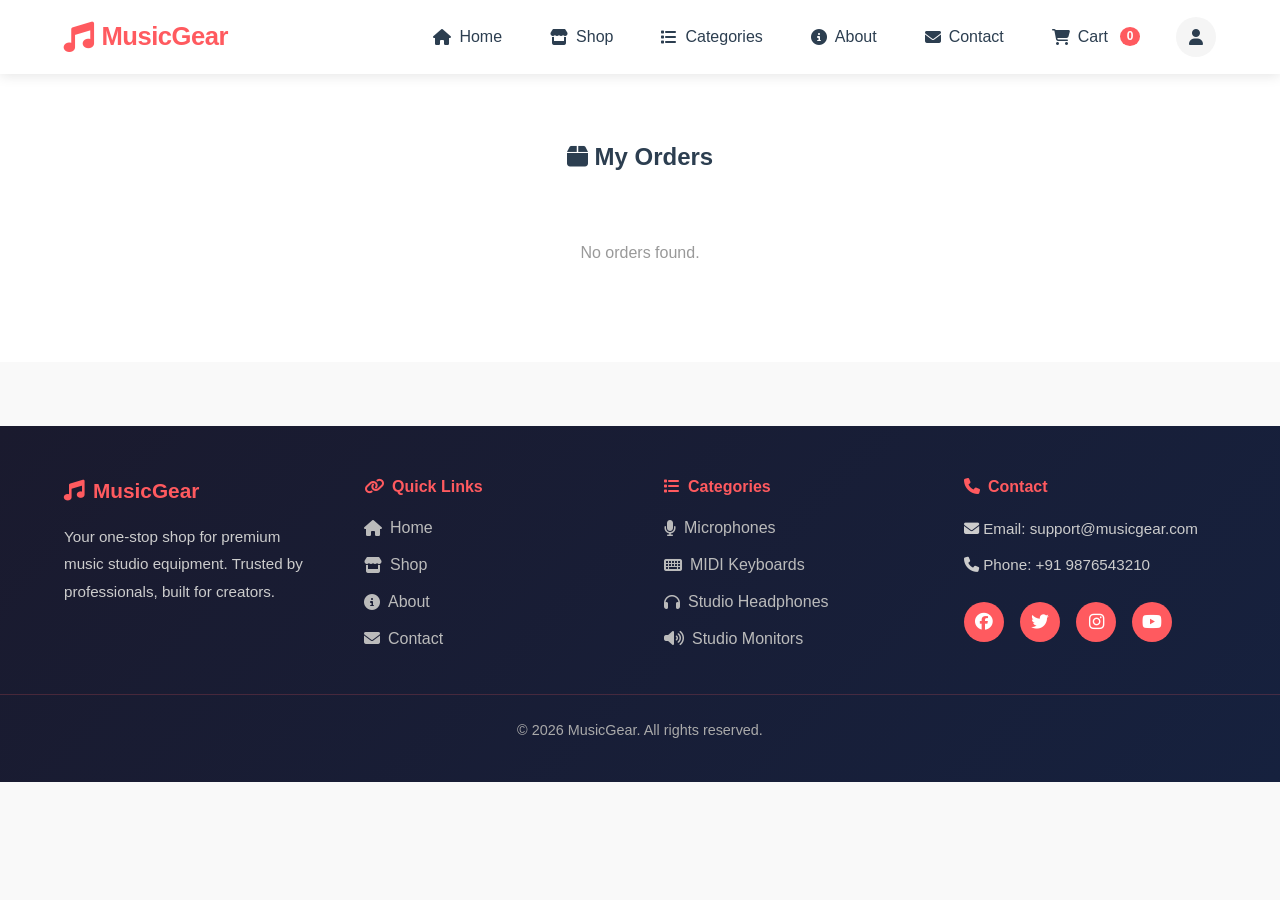
<file: orders.html>
<!DOCTYPE html>
<html lang="en">
<head>
    <meta charset="UTF-8">
    <meta http-equiv="X-UA-Compatible" content="IE=edge">
    <meta name="viewport" content="width=device-width, initial-scale=1.0">
    <title>MusicGear - Orders</title>
    <link rel="stylesheet" href="css/style.css">
    <link rel="stylesheet" href="https://cdnjs.cloudflare.com/ajax/libs/font-awesome/6.4.0/css/all.min.css">
    <script defer src="js/script.js"></script>
</head>
<body>
    <!-- Navbar -->
    <header class="navbar">
        <div class="container nav-container">
            <div class="logo"><i class="fas fa-music"></i> MusicGear</div>
            <nav class="nav-links">
                <a href="index.html"><i class="fas fa-home"></i> Home</a>
                <a href="shop.html"><i class="fas fa-store"></i> Shop</a>
                <div class="dropdown">
                    <a href="shop.html" class="dropbtn"><i class="fas fa-list"></i> Categories</a>
                    <div class="dropdown-content">
                        <a href="shop.html?category=Microphones"><i class="fas fa-microphone"></i> Microphones</a>
                        <a href="shop.html?category=MIDI%20Keyboards"><i class="fas fa-keyboard"></i> MIDI Keyboards</a>
                        <a href="shop.html?category=Studio%20Headphones"><i class="fas fa-headphones"></i> Studio Headphones</a>
                        <a href="shop.html?category=Studio%20Monitors"><i class="fas fa-volume-high"></i> Studio Monitors</a>
                        <a href="shop.html?category=Audio%20Interfaces"><i class="fas fa-soundcloud"></i> Audio Interfaces</a>
                        <a href="shop.html?category=Mixers"><i class="fas fa-sliders"></i> Mixers</a>
                    </div>
                </div>
                <a href="about.html"><i class="fas fa-circle-info"></i> About</a>
                <a href="#contact"><i class="fas fa-envelope"></i> Contact</a>
                <a href="cart.html" class="cart-link"><i class="fas fa-shopping-cart"></i> Cart <span id="cart-count">0</span></a>
                <div class="profile-dropdown">
                    <div class="profile-icon"><i class="fas fa-user"></i></div>
                    <div class="profile-menu"></div>
                </div>
            </nav>
            <div class="hamburger">
                <div></div><div></div><div></div>
            </div>
        </div>
    </header>

    <!-- Orders Section -->
    <section class="orders-section">
        <div class="container">
            <h2><i class="fas fa-box"></i> My Orders</h2>
            <div id="orders-list"></div>
        </div>
    </section>

    <!-- Footer -->
    <footer id="contact">
        <div class="container footer-container">
            <div class="footer-col">
                <h3><i class="fas fa-music"></i> MusicGear</h3>
                <p>Your one-stop shop for premium music studio equipment. Trusted by professionals, built for creators.</p>
            </div>
            <div class="footer-col">
                <h4><i class="fas fa-link"></i> Quick Links</h4>
                <a href="index.html"><i class="fas fa-home"></i> Home</a>
                <a href="shop.html"><i class="fas fa-store"></i> Shop</a>
                <a href="about.html"><i class="fas fa-circle-info"></i> About</a>
                <a href="#contact"><i class="fas fa-envelope"></i> Contact</a>
            </div>
            <div class="footer-col">
                <h4><i class="fas fa-list"></i> Categories</h4>
                <a href="shop.html?category=Microphones"><i class="fas fa-microphone"></i> Microphones</a>
                <a href="shop.html?category=MIDI%20Keyboards"><i class="fas fa-keyboard"></i> MIDI Keyboards</a>
                <a href="shop.html?category=Studio%20Headphones"><i class="fas fa-headphones"></i> Studio Headphones</a>
                <a href="shop.html?category=Studio%20Monitors"><i class="fas fa-volume-high"></i> Studio Monitors</a>
            </div>
            <div class="footer-col">
                <h4><i class="fas fa-phone"></i> Contact</h4>
                <p><i class="fas fa-envelope"></i> Email: support@musicgear.com</p>
                <p><i class="fas fa-phone"></i> Phone: +91 9876543210</p>
                <div class="social-icons">
                    <a href="#" title="Facebook"><i class="fab fa-facebook"></i></a>
                    <a href="#" title="Twitter"><i class="fab fa-twitter"></i></a>
                    <a href="#" title="Instagram"><i class="fab fa-instagram"></i></a>
                    <a href="#" title="YouTube"><i class="fab fa-youtube"></i></a>
                </div>
            </div>
        </div>
        <div class="footer-bottom">
            <p>&copy; 2026 MusicGear. All rights reserved.</p>
        </div>
    </footer>
</body>
</html>
</file>
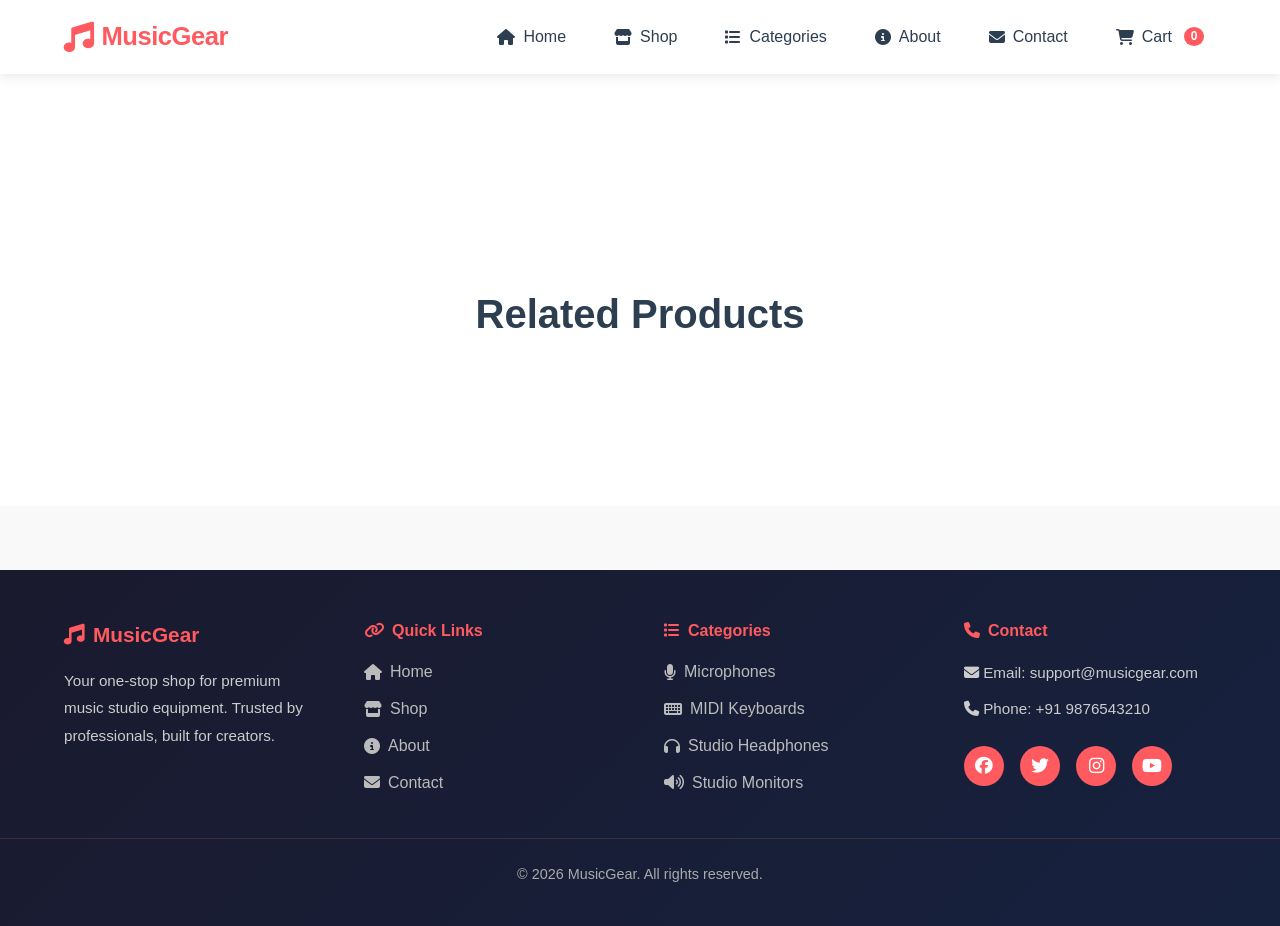
<file: product.html>
<!DOCTYPE html>
<html lang="en">
<head>
    <meta charset="UTF-8">
    <meta http-equiv="X-UA-Compatible" content="IE=edge">
    <meta name="viewport" content="width=device-width, initial-scale=1.0">
    <title>MusicGear - Product</title>
    <link rel="stylesheet" href="css/style.css">
    <link rel="stylesheet" href="https://cdnjs.cloudflare.com/ajax/libs/font-awesome/6.4.0/css/all.min.css">
    <script defer src="js/script.js"></script>
</head>
<body>
    <!-- Navbar -->
    <header class="navbar">
        <div class="container nav-container">
            <div class="logo"><i class="fas fa-music"></i> MusicGear</div>
            <nav class="nav-links">
                <a href="index.html"><i class="fas fa-home"></i> Home</a>
                <a href="shop.html"><i class="fas fa-store"></i> Shop</a>
                <div class="dropdown">
                    <a href="shop.html" class="dropbtn"><i class="fas fa-list"></i> Categories</a>
                    <div class="dropdown-content">
                        <a href="shop.html?category=Microphones"><i class="fas fa-microphone"></i> Microphones</a>
                        <a href="shop.html?category=MIDI%20Keyboards"><i class="fas fa-keyboard"></i> MIDI Keyboards</a>
                        <a href="shop.html?category=Studio%20Headphones"><i class="fas fa-headphones"></i> Studio Headphones</a>
                        <a href="shop.html?category=Studio%20Monitors"><i class="fas fa-volume-high"></i> Studio Monitors</a>
                        <a href="shop.html?category=Audio%20Interfaces"><i class="fas fa-soundcloud"></i> Audio Interfaces</a>
                        <a href="shop.html?category=Mixers"><i class="fas fa-sliders"></i> Mixers</a>
                    </div>
                </div>
                <a href="about.html"><i class="fas fa-circle-info"></i> About</a>
                <a href="#contact"><i class="fas fa-envelope"></i> Contact</a>
                <a href="cart.html" class="cart-link"><i class="fas fa-shopping-cart"></i> Cart <span id="cart-count">0</span></a>
            </nav>
            <div class="hamburger">
                <div></div><div></div><div></div>
            </div>
        </div>
    </header>

    <!-- Product Detail -->
    <section class="product-detail">
        <div class="container detail-container">
            <div class="image-gallery" id="detail-gallery">
                <!-- dynamically filled by script -->
            </div>
            <div class="detail-info" id="detail-info">
                <!-- dynamically filled -->
            </div>
        </div>
    </section>

    <!-- Related Products -->
    <section class="related-products">
        <div class="container">
            <h2>Related Products</h2>
            <div class="product-grid" id="related-products"></div>
        </div>
    </section>

    <!-- Footer -->
    <footer id="contact">
        <div class="container footer-container">
            <div class="footer-col">
                <h3><i class="fas fa-music"></i> MusicGear</h3>
                <p>Your one-stop shop for premium music studio equipment. Trusted by professionals, built for creators.</p>
            </div>
            <div class="footer-col">
                <h4><i class="fas fa-link"></i> Quick Links</h4>
                <a href="index.html"><i class="fas fa-home"></i> Home</a>
                <a href="shop.html"><i class="fas fa-store"></i> Shop</a>
                <a href="about.html"><i class="fas fa-circle-info"></i> About</a>
                <a href="#contact"><i class="fas fa-envelope"></i> Contact</a>
            </div>
            <div class="footer-col">
                <h4><i class="fas fa-list"></i> Categories</h4>
                <a href="shop.html?category=Microphones"><i class="fas fa-microphone"></i> Microphones</a>
                <a href="shop.html?category=MIDI%20Keyboards"><i class="fas fa-keyboard"></i> MIDI Keyboards</a>
                <a href="shop.html?category=Studio%20Headphones"><i class="fas fa-headphones"></i> Studio Headphones</a>
                <a href="shop.html?category=Studio%20Monitors"><i class="fas fa-volume-high"></i> Studio Monitors</a>
            </div>
            <div class="footer-col">
                <h4><i class="fas fa-phone"></i> Contact</h4>
                <p><i class="fas fa-envelope"></i> Email: support@musicgear.com</p>
                <p><i class="fas fa-phone"></i> Phone: +91 9876543210</p>
                <div class="social-icons">
                    <a href="#" title="Facebook"><i class="fab fa-facebook"></i></a>
                    <a href="#" title="Twitter"><i class="fab fa-twitter"></i></a>
                    <a href="#" title="Instagram"><i class="fab fa-instagram"></i></a>
                    <a href="#" title="YouTube"><i class="fab fa-youtube"></i></a>
                </div>
            </div>
        </div>
        <div class="footer-bottom">
            <p>&copy; 2026 MusicGear. All rights reserved.</p>
        </div>
    </footer>
</body>
</html>
</file>
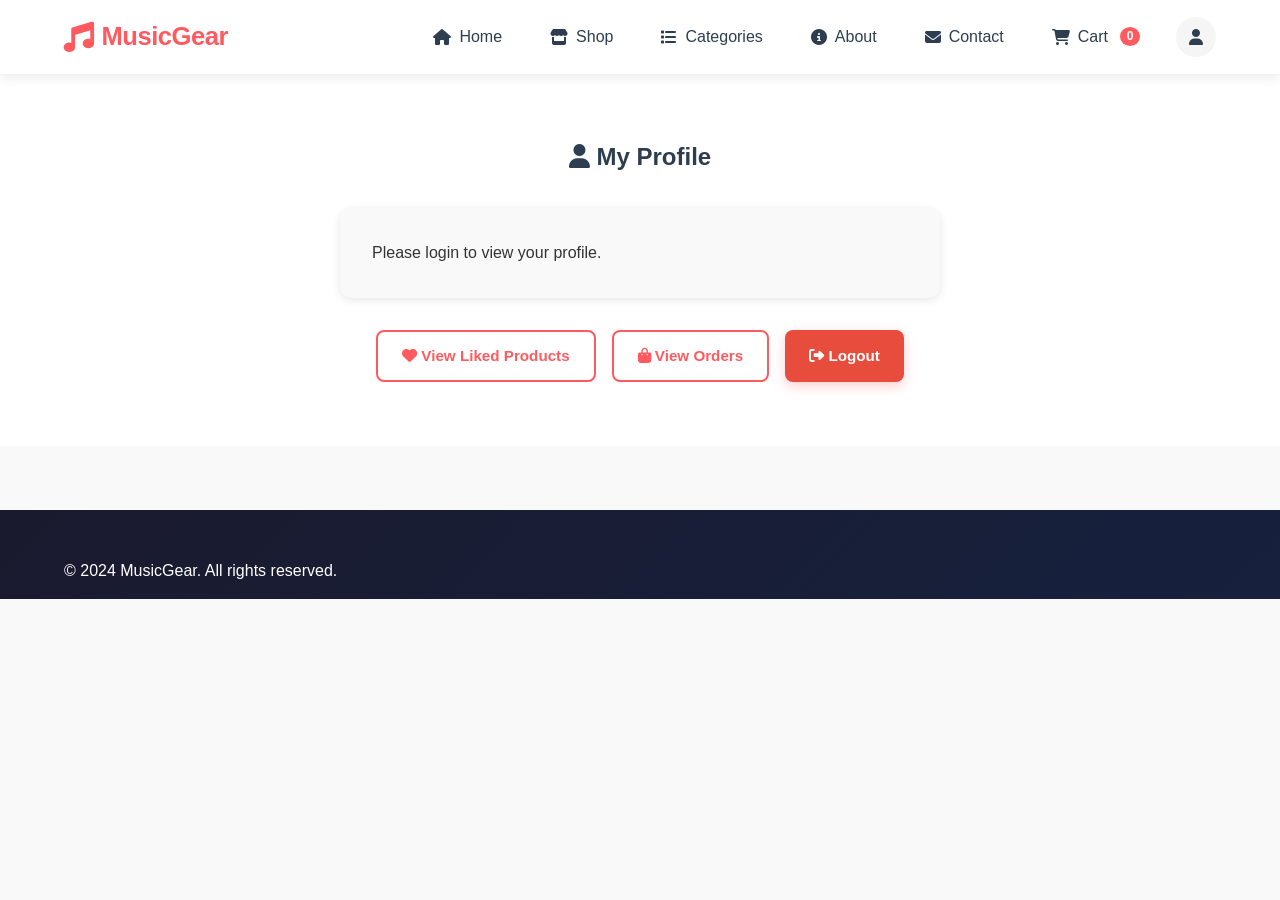
<file: profile.html>
<!DOCTYPE html>
<html lang="en">
<head>
    <meta charset="UTF-8">
    <meta http-equiv="X-UA-Compatible" content="IE=edge">
    <meta name="viewport" content="width=device-width, initial-scale=1.0">
    <title>MusicGear - My Profile</title>
    <link rel="stylesheet" href="css/style.css">
    <link rel="stylesheet" href="https://cdnjs.cloudflare.com/ajax/libs/font-awesome/6.4.0/css/all.min.css">
    <script defer src="js/script.js"></script>
</head>
<body>
    <!-- Navbar -->
    <header class="navbar">
        <div class="container nav-container">
            <div class="logo"><i class="fas fa-music"></i> MusicGear</div>
            <nav class="nav-links">
                <a href="index.html"><i class="fas fa-home"></i> Home</a>
                <a href="shop.html"><i class="fas fa-store"></i> Shop</a>
                <div class="dropdown">
                    <a href="shop.html" class="dropbtn"><i class="fas fa-list"></i> Categories</a>
                    <div class="dropdown-content">
                        <a href="shop.html?category=Microphones"><i class="fas fa-microphone"></i> Microphones</a>
                        <a href="shop.html?category=MIDI%20Keyboards"><i class="fas fa-keyboard"></i> MIDI Keyboards</a>
                        <a href="shop.html?category=Studio%20Headphones"><i class="fas fa-headphones"></i> Studio Headphones</a>
                        <a href="shop.html?category=Studio%20Monitors"><i class="fas fa-volume-high"></i> Studio Monitors</a>
                        <a href="shop.html?category=Audio%20Interfaces"><i class="fas fa-soundcloud"></i> Audio Interfaces</a>
                        <a href="shop.html?category=Mixers"><i class="fas fa-sliders"></i> Mixers</a>
                    </div>
                </div>
                <a href="about.html"><i class="fas fa-circle-info"></i> About</a>
                <a href="#contact"><i class="fas fa-envelope"></i> Contact</a>
                <a href="cart.html" class="cart-link"><i class="fas fa-shopping-cart"></i> Cart <span id="cart-count">0</span></a>
                <div class="profile-dropdown">
                    <div class="profile-icon"><i class="fas fa-user"></i></div>
                    <div class="profile-menu"></div>
                </div>
            </nav>
            <div class="hamburger">
                <div></div><div></div><div></div>
            </div>
        </div>
    </header>

    <!-- Profile Section -->
    <section class="profile-section">
        <div class="container">
            <h2><i class="fas fa-user"></i> My Profile</h2>
            <div id="profile-info" class="profile-info"></div>
            <div class="profile-actions">
                <a href="liked.html" class="btn secondary"><i class="fas fa-heart"></i> View Liked Products</a>
                <a href="orders.html" class="btn secondary"><i class="fas fa-shopping-bag"></i> View Orders</a>
                <button id="logout-btn" class="btn primary"><i class="fas fa-sign-out-alt"></i> Logout</button>
            </div>
        </div>
    </section>

    <!-- Footer -->
    <footer>
        <div class="container">
            <p>&copy; 2024 MusicGear. All rights reserved.</p>
        </div>
    </footer>
</body>
</html>
</file>
<file: css/style.css>
/* General Reset and Base */
* {
    margin: 0;
    padding: 0;
    box-sizing: border-box;
}
html {
    scroll-behavior: smooth;
    font-size: 16px;
}
body {
    font-family: 'Segoe UI', Tahoma, Geneva, Verdana, sans-serif;
    color: #333;
    background: #f9f9f9;
    line-height: 1.6;
}
a {
    text-decoration: none;
    color: inherit;
}
.container {
    width: 90%;
    max-width: 1200px;
    margin: 0 auto;
}
.btn {
    display: inline-block;
    padding: 0.75rem 1.5rem;
    border-radius: 8px;
    transition: background 0.3s, transform 0.2s, box-shadow 0.3s;
    cursor: pointer;
    border: none;
    font-weight: 600;
    font-size: 0.95rem;
}
.btn.primary {
    background: #ff5a5f;
    color: #fff;
    box-shadow: 0 4px 12px rgba(255, 90, 95, 0.3);
}
.btn.primary:hover {
    background: #e14b4f;
    transform: translateY(-2px);
    box-shadow: 0 6px 16px rgba(255, 90, 95, 0.4);
}
.btn.secondary {
    background: transparent;
    border: 2px solid #ff5a5f;
    color: #ff5a5f;
}
.btn.secondary:hover {
    background: #ff5a5f;
    color: #fff;
    transform: translateY(-2px);
}
/* Navbar */
.navbar {
    position: sticky;
    top: 0;
    width: 100%;
    background: #fff;
    box-shadow: 0 2px 12px rgba(0,0,0,0.1);
    z-index: 1000;
}
.nav-container {
    display: flex;
    align-items: center;
    justify-content: space-between;
    padding: 1rem 0;
}
.logo {
    font-size: 1.6rem;
    font-weight: 800;
    color: #ff5a5f;
    display: flex;
    align-items: center;
    gap: 0.5rem;
    letter-spacing: -0.5px;
}
.logo i {
    font-size: 1.9rem;
}
.nav-links {
    display: flex;
    align-items: center;
    gap: 1.5rem;
}
.nav-links a {
    position: relative;
    padding: 0.5rem 0.75rem;
    display: flex;
    align-items: center;
    gap: 0.5rem;
    font-weight: 500;
    color: #2c3e50;
    transition: color 0.3s;
}
.nav-links a:hover {
    color: #ff5a5f;
}
.nav-links a::after {
    content: '';
    position: absolute;
    left: 0;
    bottom: -5px;
    height: 2px;
    width: 0;
    background: #ff5a5f;
    transition: width 0.3s ease;
}
.nav-links a:hover::after {
    width: 100%;
}
.nav-links a i {
    font-size: 1rem;
}
.cart-link {
    display: flex;
    align-items: center;
    gap: 0.5rem;
}
#cart-count {
    background: #ff5a5f;
    color: #fff;
    border-radius: 50%;
    padding: 0 6px;
    font-size: 0.75rem;
    font-weight: 700;
    margin-left: 4px;
    min-width: 20px;
    text-align: center;
}
/* Dropdown */
.dropdown {
    position: relative;
}
.dropdown-content {
    display: none;
    position: absolute;
    background: #fff;
    box-shadow: 0 8px 24px rgba(0,0,0,0.15);
    top: 100%;
    left: 0;
    min-width: 220px;
    z-index: 1000;
    border-radius: 8px;
    overflow: hidden;
}
.dropdown-content a {
    display: flex;
    align-items: center;
    gap: 0.5rem;
    padding: 0.85rem 1.2rem;
    white-space: nowrap;
    transition: background 0.2s;
    color: #2c3e50;
}
.dropdown-content a:hover {
    background: #f5f5f5;
    color: #ff5a5f;
}
.dropdown:hover .dropdown-content {
    display: block;
}
/* Profile Dropdown */
.profile-dropdown {
    position: relative;
}
.profile-icon {
    display: flex;
    align-items: center;
    justify-content: center;
    width: 40px;
    height: 40px;
    border-radius: 50%;
    background: #f5f5f5;
    color: #2c3e50;
    cursor: pointer;
    transition: background 0.3s, color 0.3s;
}
.profile-icon:hover {
    background: #ff5a5f;
    color: #fff;
}
.profile-menu {
    display: none;
    position: absolute;
    background: #fff;
    box-shadow: 0 8px 24px rgba(0,0,0,0.15);
    top: 100%;
    right: 0;
    min-width: 200px;
    z-index: 1000;
    border-radius: 8px;
    overflow: hidden;
}
.profile-menu.open {
    display: block;
}
.profile-menu a {
    display: flex;
    align-items: center;
    gap: 0.5rem;
    padding: 0.85rem 1.2rem;
    white-space: nowrap;
    transition: background 0.2s;
    color: #2c3e50;
    text-decoration: none;
}
.profile-menu a:hover {
    background: #f5f5f5;
    color: #ff5a5f;
}
/* Hamburger */
.hamburger {
    display: none;
    flex-direction: column;
    gap: 5px;
    cursor: pointer;
}
.hamburger div {
    height: 3px;
    width: 25px;
    background: #2c3e50;
    transition: all 0.3s;
    border-radius: 2px;
}
/* Hero Section */
.hero {
    position: relative;
    height: 80vh;
    background: linear-gradient(135deg, #667eea 0%, #764ba2 100%);
    display: flex;
    align-items: center;
    justify-content: center;
    color: #fff;
    text-align: center;
}
.hero-overlay {
    position: absolute;
    inset: 0;
    background: rgba(0,0,0,0.3);
}
.hero-content {
    position: relative;
    max-width: 700px;
    animation: fadeIn 1.5s ease forwards;
    opacity: 0;
    z-index: 10;
}
.hero-content h1 {
    font-size: 3.5rem;
    margin-bottom: 1rem;
    font-weight: 800;
    letter-spacing: -1px;
}
.hero-content p {
    font-size: 1.3rem;
    margin-bottom: 2rem;
    font-weight: 300;
}
.hero-buttons .btn {
    margin: 0 0.75rem;
}
/* Keyframes */
@keyframes fadeIn {
    from { opacity: 0; }
    to { opacity: 1; }
}
@keyframes slideUp {
    from {
        opacity: 0;
        transform: translateY(20px);
    }
    to {
        opacity: 1;
        transform: translateY(0);
    }
}
@keyframes slideDown {
    from {
        opacity: 1;
        transform: translateY(0);
    }
    to {
        opacity: 0;
        transform: translateY(20px);
    }
}
/* Categories Grid */
.categories {
    padding: 5rem 0;
    background: #fff;
}
.categories h2,
.featured-products h2,
.product-list h2,
.related-products h2 {
    text-align: center;
    margin-bottom: 3rem;
    font-size: 2.5rem;
    color: #2c3e50;
    font-weight: 700;
}
.category-grid {
    display: grid;
    grid-template-columns: repeat(auto-fit, minmax(220px, 260px));
    justify-content: center;
    gap: 2rem;
}
.category-card {
    position: relative;
    height: 240px;
    background-size: cover;
    background-position: center;
    border-radius: 16px;
    overflow: hidden;
    transition: transform 0.4s cubic-bezier(0.16, 1, 0.3, 1), box-shadow 0.4s ease;
    box-shadow: 0 4px 16px rgba(0,0,0,0.12);
    cursor: pointer;
}
.category-card:hover {
    box-shadow: 0 12px 32px rgba(0,0,0,0.25);
    transform: translateY(-8px);
}
.category-card .overlay {
    position: absolute;
    inset: 0;
    background: rgba(0,0,0,0.4);
    transition: background 0.4s ease;
}
.category-card span {
    position: absolute;
    bottom: 20px;
    left: 50%;
    transform: translateX(-50%);
    color: #fff;
    font-size: 1.3rem;
    font-weight: 700;
    text-shadow: 0 2px 8px rgba(0,0,0,0.3);
    z-index: 2;
}
.category-card:hover {
    transform: scale(1.05) translateY(-8px);
}
.category-card:hover .overlay {
    background: rgba(0,0,0,0.6);
}
/* Featured Products & Product Sections */
.featured-products,
.product-list,
.related-products {
    padding: 5rem 0;
    background: #fff;
}
.featured-products {
    background: linear-gradient(180deg, #f9f9f9 0%, #fff 100%);
}
/* Product Grid */
.product-grid {
    display: grid;
    grid-template-columns: repeat(auto-fill,minmax(260px,1fr));
    gap: 2rem;
    margin-bottom: 2rem;
}
.product-card {
    background: #fff;
    border-radius: 12px;
    overflow: hidden;
    box-shadow: 0 2px 8px rgba(0,0,0,0.1);
    position: relative;
    transition: transform 0.4s cubic-bezier(0.16, 1, 0.3, 1), box-shadow 0.4s ease, background 0.3s ease;
    cursor: pointer;
    height: 100%;
    display: flex;
    flex-direction: column;
    background: #fff;
}
.product-card:hover {
    transform: translateY(-12px);
    box-shadow: 0 12px 28px rgba(0,0,0,0.18);
}
.product-card img {
    width: 100%;
    height: 260px;
    display: block;
    object-fit: cover;
    transition: transform 0.4s cubic-bezier(0.16, 1, 0.3, 1);
}
.product-card:hover img {
    transform: scale(1.08);
}
.product-info {
    padding: 1.3rem;
    flex-grow: 1;
    display: flex;
    flex-direction: column;
}
.product-info h3 {
    font-size: 1.05rem;
    margin-bottom: 0.7rem;
    color: #2c3e50;
    font-weight: 600;
    line-height: 1.5;
    min-height: 2.5rem;
}
.product-info .price {
    color: #ff5a5f;
    font-weight: 800;
    font-size: 1.3rem;
    margin-bottom: 0.6rem;
    margin-top: auto;
}
.product-info .rating {
    color: #f39c12;
    font-size: 0.95rem;
    font-weight: 600;
    letter-spacing: 1px;
}
/* Shop Filters */
.shop-filters {
    background: #fff;
    padding: 2.5rem 0;
    border-bottom: 1px solid #eee;
}
.shop-filters .container {
    display: flex;
    flex-wrap: wrap;
    gap: 2rem;
    align-items: flex-end;
}
.filter-group {
    flex: 1;
    min-width: 220px;
    display: flex;
    flex-direction: column;
    gap: 0.5rem;
}
.filter-group label {
    font-weight: 700;
    color: #2c3e50;
    white-space: nowrap;
    font-size: 0.95rem;
}
.filter-group input,
.filter-group select {
    flex: 1;
    padding: 0.75rem;
    border: 2px solid #eee;
    border-radius: 8px;
    font-size: 0.95rem;
    transition: border-color 0.3s, box-shadow 0.3s;
    font-family: inherit;
}
.filter-group input:focus,
.filter-group select:focus {
    outline: none;
    border-color: #ff5a5f;
    box-shadow: 0 0 0 4px rgba(255, 90, 95, 0.1);
}
#price-value {
    font-weight: 700;
    color: #ff5a5f;
    min-width: 100px;
    font-size: 1rem;
}
/* Hover actions overlay */
.action-overlay {
    position: absolute;
    inset: 0;
    background: rgba(0,0,0,0.5);
    display: flex;
    align-items: center;
    justify-content: center;
    opacity: 0;
    transition: opacity 0.3s ease;
}
.product-card:hover .action-overlay {
    opacity: 1;
}
.action-buttons {
    display: flex;
    gap: 1rem;
}
.action-buttons button {
    background: #fff;
    border: none;
    padding: 0.65rem;
    border-radius: 50%;
    cursor: pointer;
    transition: transform 0.2s ease, background 0.2s ease, box-shadow 0.2s ease;
    width: 45px;
    height: 45px;
    display: flex;
    align-items: center;
    justify-content: center;
    color: #ff5a5f;
    font-size: 1.1rem;
    box-shadow: 0 2px 8px rgba(0,0,0,0.15);
}
.action-buttons button:hover {
    transform: scale(1.15);
    background: #ff5a5f;
    color: #fff;
    box-shadow: 0 4px 12px rgba(255, 90, 95, 0.4);
}
.action-buttons button.add-cart:hover {
    background: #27ae60;
}
.action-buttons button.wishlist:hover {
    background: #e74c3c;
}
/* Modal */
.modal {
    position: fixed;
    inset: 0;
    background: rgba(0,0,0,0.7);
    display: none;
    align-items: center;
    justify-content: center;
    z-index: 2000;
    padding: 2rem;
}
.modal.open {
    display: flex;
}
.modal-content {
    background: #fff;
    border-radius: 16px;
    width: 100%;
    max-width: 900px;
    display: flex;
    flex-wrap: wrap;
    animation: slideIn 0.4s cubic-bezier(0.16, 1, 0.3, 1) forwards;
    opacity: 0;
    box-shadow: 0 20px 60px rgba(0,0,0,0.3);
    overflow: hidden;
}
@keyframes slideIn {
    from { 
        opacity: 0; 
        transform: translateY(20px) scale(0.95);
    }
    to { 
        opacity: 1; 
        transform: translateY(0) scale(1);
    }
}
.modal-content .modal-image {
    flex: 1 1 300px;
    max-height: 600px;
    overflow: hidden;
}
.modal-content .modal-image img {
    width: 100%;
    height: 100%;
    object-fit: cover;
}
.modal-content .modal-info {
    flex: 1 1 300px;
    padding: 2rem;
    overflow-y: auto;
    max-height: 600px;
}
.modal-content h2 {
    font-size: 1.8rem;
    color: #2c3e50;
    margin-bottom: 1rem;
    font-weight: 700;
}
.modal-content .price {
    color: #ff5a5f;
    font-size: 1.6rem;
    font-weight: 800;
    margin-bottom: 1.5rem;
}
.modal-content .modal-info p {
    color: #555;
    margin-bottom: 1.5rem;
    line-height: 1.8;
    font-size: 0.95rem;
}
.modal-content .specs {
    list-style: none;
    margin-bottom: 1.5rem;
}
.modal-content .specs li {
    padding: 0.6rem 0;
    border-bottom: 1px solid #eee;
    color: #666;
}
.modal-content .specs li:before {
    content: "✓ ";
    color: #ff5a5f;
    font-weight: bold;
    margin-right: 0.5rem;
}
.modal-content .close-btn {
    position: absolute;
    top: 15px;
    right: 15px;
    background: rgba(0,0,0,0.1);
    border: none;
    font-size: 1.8rem;
    cursor: pointer;
    width: 40px;
    height: 40px;
    display: flex;
    align-items: center;
    justify-content: center;
    border-radius: 50%;
    transition: background 0.2s, color 0.2s;
    color: #333;
}
.modal-content .close-btn:hover {
    background: rgba(0,0,0,0.2);
    color: #ff5a5f;
}
/* Product Detail */
.product-detail {
    padding: 4rem 0;
    background: #fff;
}
.detail-container {
    display: flex;
    flex-wrap: wrap;
    gap: 3rem;
    align-items: flex-start;
}
.image-gallery {
    flex: 1 1 400px;
    min-width: 300px;
}
.image-gallery img {
    width: 100%;
    border-radius: 16px;
    box-shadow: 0 8px 24px rgba(0,0,0,0.12);
}
.detail-info {
    flex: 1 1 400px;
    min-width: 300px;
}
.detail-info h2 {
    font-size: 2.2rem;
    margin-bottom: 1rem;
    color: #2c3e50;
    font-weight: 800;
}
.detail-info .price {
    color: #ff5a5f;
    font-size: 1.8rem;
    font-weight: 800;
    margin-bottom: 1rem;
}
.detail-info .description {
    margin-bottom: 1.5rem;
    color: #666;
    line-height: 1.8;
    font-size: 1rem;
}
.detail-info .specs {
    list-style: none;
    margin-bottom: 2rem;
    padding: 1.5rem;
    background: #f9f9f9;
    border-radius: 12px;
    border-left: 4px solid #ff5a5f;
}
.detail-info .specs li {
    padding: 0.6rem 0;
    color: #555;
    display: flex;
    align-items: center;
}
.detail-info .specs li:before {
    content: "✓ ";
    color: #ff5a5f;
    font-weight: bold;
    margin-right: 0.7rem;
}
.detail-info .quantity {
    width: 80px;
    padding: 0.6rem;
    border: 2px solid #eee;
    border-radius: 8px;
    font-size: 1rem;
}
.detail-info label {
    display: block;
    margin-bottom: 1.5rem;
    font-weight: 600;
    color: #2c3e50;
}
/* Cart section */
.cart-section {
    padding: 4rem 0;
    min-height: 60vh;
}
#cart-items {
    margin-bottom: 2rem;
}
.cart-item {
    display: flex;
    align-items: center;
    gap: 1.5rem;
    background: #fff;
    padding: 1.5rem;
    border-radius: 12px;
    box-shadow: 0 2px 8px rgba(0,0,0,0.1);
    margin-bottom: 1.5rem;
    transition: box-shadow 0.3s, transform 0.3s;
}
.cart-item:hover {
    box-shadow: 0 4px 12px rgba(0,0,0,0.15);
    transform: translateY(-2px);
}
.cart-item img {
    width: 100px;
    height: 100px;
    border-radius: 8px;
    object-fit: cover;
}
.cart-item-info {
    flex: 1;
}
.cart-item-info h4 {
    margin-bottom: 0.5rem;
    color: #2c3e50;
    font-size: 1.1rem;
}
.cart-item-info > div {
    color: #ff5a5f;
    font-weight: 700;
    font-size: 1.1rem;
    margin-bottom: 0.5rem;
}
.cart-item-info .quantity {
    width: 70px;
    padding: 0.5rem;
    border: 1px solid #ddd;
    border-radius: 6px;
    font-size: 0.95rem;
}
.cart-item .remove-btn {
    padding: 0.5rem 1rem !important;
    background: #e74c3c !important;
    color: #fff !important;
    border: none;
}
.cart-item .remove-btn:hover {
    background: #c0392b !important;
}
/* Footer */
footer {
    background: linear-gradient(135deg, #1a1a2e 0%, #16213e 100%);
    color: #fff;
    padding: 3rem 0 1rem;
    margin-top: 4rem;
}
.footer-container {
    display: flex;
    flex-wrap: wrap;
    gap: 3rem;
    margin-bottom: 2rem;
}
.footer-col {
    flex: 1 1 200px;
}
.footer-col h3,
.footer-col h4 {
    margin-bottom: 1rem;
    display: flex;
    align-items: center;
    gap: 0.5rem;
    color: #ff5a5f;
    font-weight: 700;
}
.footer-col h3 {
    font-size: 1.3rem;
}
.footer-col p {
    color: #ccc;
    line-height: 1.8;
    margin-bottom: 0.5rem;
    font-size: 0.95rem;
}
.footer-col a {
    display: flex;
    align-items: center;
    gap: 0.5rem;
    margin-bottom: 0.7rem;
    color: #bbb;
    transition: color 0.3s;
}
.footer-col a:hover {
    color: #ff5a5f;
}
.social-icons {
    display: flex;
    gap: 1rem;
    margin-top: 1.5rem;
}
.social-icons a {
    display: inline-flex !important;
    align-items: center;
    justify-content: center;
    width: 40px;
    height: 40px;
    background: #ff5a5f;
    color: #fff;
    border-radius: 50%;
    transition: transform 0.2s, background 0.2s;
    margin-bottom: 0 !important;
}
.social-icons a:hover {
    background: #e14b4f;
    transform: translateY(-3px);
}
.social-icons i {
    font-size: 1.1rem;
}
.footer-bottom {
    text-align: center;
    padding: 1.5rem 0;
    border-top: 1px solid rgba(255,90,95,0.2);
    font-size: 0.9rem;
    color: #aaa;
}
@media (max-width: 1024px) {
    .product-grid {
        grid-template-columns: repeat(auto-fill,minmax(240px,1fr));
        gap: 1.5rem;
    }
    .nav-links {
        gap: 1rem;
    }
}
@media (max-width: 768px) {
    .nav-links { display: none; }
    .hamburger { display: flex; }
    .nav-links.open { 
        display: flex; 
        flex-direction: column;
        position: absolute;
        top: 60px;
        left: 0;
        right: 0;
        background: #fff;
        box-shadow: 0 8px 16px rgba(0,0,0,0.1);
        padding: 1rem 0;
        width: 100%;
    }
    .nav-links.open a {
        padding: 1rem 1.5rem;
    }
    .detail-container { flex-direction: column; }
    .product-grid {
        grid-template-columns: repeat(auto-fill,minmax(200px,1fr));
        gap: 1.2rem;
    }
    .modal-content {
        flex-direction: column;
        max-height: 90vh;
        overflow-y: auto;
        width: 95%;
    }
    .modal-content .modal-image {
        flex: 1 1 100%;
        max-height: 400px;
    }
    .modal-content .modal-info {
        flex: 1 1 100%;
        max-height: none;
        padding: 1.5rem;
    }
    .shop-filters .container {
        flex-direction: column;
        gap: 1rem;
    }
    .filter-group {
        width: 100%;
    }
    .hero-content h1 {
        font-size: 2rem;
    }
    .hero-content p {
        font-size: 1rem;
    }
    .category-grid {
        grid-template-columns: repeat(2, 1fr);
        gap: 1.2rem;
    }
    .category-card {
        height: 180px;
    }
    .category-card span {
        font-size: 1rem;
    }
    .detail-container {
        gap: 2rem;
    }
    .cart-item {
        flex-direction: column;
        text-align: center;
    }
    .cart-item img {
        width: 120px;
        height: 120px;
    }
}
@media (max-width: 480px) {
    .logo {
        font-size: 1.3rem;
    }
    .nav-links {
        gap: 0.5rem;
    }
    .product-grid {
        grid-template-columns: repeat(auto-fill,minmax(150px,1fr));
        gap: 1rem;
    }
    .product-card img {
        height: 200px;
    }
    .product-info {
        padding: 0.8rem;
    }
    .product-info h3 {
        font-size: 0.85rem;
        margin-bottom: 0.4rem;
    }
    .product-info .price {
        font-size: 1rem;
    }
    .product-info .rating {
        font-size: 0.8rem;
    }
    .modal {
        padding: 1rem;
    }
    .modal-content {
        border-radius: 12px;
    }
    .modal-content .modal-info {
        padding: 1rem;
    }
    .modal-content h2 {
        font-size: 1.5rem;
    }
    .category-grid {
        grid-template-columns: 1fr;
        gap: 1rem;
    }
    .category-card {
        height: 150px;
    }
    .hero {
        height: 50vh;
    }
    .hero-content h1 {
        font-size: 1.5rem;
    }
    .hero-content p {
        font-size: 0.9rem;
        margin-bottom: 1rem;
    }
    .hero-buttons .btn {
        margin: 0.5rem 0;
        display: block;
        width: 100%;
    }
    .footer-container {
        gap: 1.5rem;
    }
    .footer-col {
        flex: 1 1 100%;
    }
    .shop-filters {
        padding: 1.5rem 0;
    }
    .shop-filters .container {
        gap: 1rem;
    }
    .filter-group {
        width: 100%;
    }
    .filter-group input,
    .filter-group select {
        width: 100%;
    }
    .cart-item {
        padding: 1rem;
        gap: 1rem;
    }
    .cart-item img {
        width: 80px;
        height: 80px;
    }
    .detail-info {
        flex: 1 1 100%;
        min-width: 100%;
    }
}

/* Checkout Section */
.checkout-section {
    padding: 4rem 0;
    background: #f9f9f9;
}
.checkout-section h2 {
    text-align: center;
    font-size: 2.5rem;
    margin-bottom: 2.5rem;
    color: #2c3e50;
}
.checkout-layout {
    display: flex;
    flex-wrap: wrap;
    gap: 2rem;
}
.checkout-left,
.checkout-right {
    flex: 1 1 400px;
}
.card {
    background: #fff;
    border-radius: 12px;
    padding: 2rem;
    box-shadow: 0 4px 16px rgba(0,0,0,0.1);
    margin-bottom: 2rem;
}
.card h3 {
    margin-bottom: 1.5rem;
    color: #2c3e50;
    font-size: 1.4rem;
}
.form-group {
    margin-bottom: 1rem;
}
.form-group label {
    display: block;
    font-weight: 600;
    margin-bottom: 0.3rem;
}
.form-group input,
.form-group textarea {
    width: 100%;
    padding: 0.8rem;
    border: 2px solid #eee;
    border-radius: 8px;
    font-size: 1rem;
    transition: border-color 0.3s;
}
.form-group input:focus,
.form-group textarea:focus {
    border-color: #ff5a5f;
    outline: none;
}
.payment-methods {
    display: flex;
    flex-wrap: wrap;
    gap: 1rem;
}
.payment-methods .method {
    flex: 1 1 45%;
    background: #f4f4f4;
    padding: 0.9rem 1.2rem;
    border-radius: 8px;
    display: flex;
    align-items: center;
    gap: 0.6rem;
    cursor: pointer;
    transition: background 0.3s, transform 0.2s;
}
.payment-methods .method i {
    font-size: 1.3rem;
    color: #ff5a5f;
}
.payment-methods .method.selected {
    background: #ff5a5f;
    color: #fff;
}
.payment-methods .method.selected i {
    color: #fff;
}
.payment-details {
    margin-top: 1.5rem;
}
.summary-card #checkout-cart-items .cart-item {
    display: flex;
    align-items: center;
    gap: 1rem;
    margin-bottom: 1rem;
}
.summary-card .summary-total {
    text-align: right;
    font-size: 1.5rem;
    font-weight: 700;
    margin-top: 1rem;
    color: #ff5a5f;
}
/* UPI Popup */
.upi-popup .upi-content {
    background: #fff;
    padding: 2rem;
    border-radius: 12px;
    width: 90%;
    max-width: 400px;
    text-align: center;
    position: relative;
}
.upi-popup .upi-apps {
    display: flex;
    justify-content: space-around;
    margin: 1rem 0;
}
.upi-popup .upi-app img {
    width: 60px;
    height: 60px;
}
.upi-popup .upi-input {
    margin-bottom: 1rem;
}
.upi-popup .upi-input input {
    width: 100%;
    padding: 0.8rem;
    border: 2px solid #eee;
    border-radius: 8px;
    font-size: 1rem;
}
.upi-popup .close-btn {
    position: absolute;
    top: 12px;
    right: 12px;
    background: transparent;
    border: none;
    font-size: 1.5rem;
    cursor: pointer;
    color: #999;
}
/* show modal */
.upi-popup.modal {
    display: none;
}
.upi-popup.modal.open {
    display: flex;
    align-items: center;
    justify-content: center;
}
/* Success Screen */
.payment-success {
    position: fixed;
    inset: 0;
    background: rgba(0,0,0,0.7);
    display: flex;
    align-items: center;
    justify-content: center;
    z-index: 2500;
}
.payment-success.hidden {
    display: none;
}
.success-card {
    background: #fff;
    padding: 2.5rem;
    border-radius: 12px;
    text-align: center;
    max-width: 400px;
    width: 90%;
}
.success-icon {
    font-size: 4rem;
    color: #27ae60;
    margin-bottom: 1rem;
}
.success-card h2 {
    margin-bottom: 0.5rem;
    color: #2c3e50;
}
.success-card p {
    margin: 0.5rem 0;
}
.success-card #success-summary .cart-item {
    justify-content: space-between;
}
.success-card a.btn {
    margin-top: 1.5rem;
}
.upi-popup .upi-apps .upi-app {
    display: flex;
    flex-direction: column;
    align-items: center;
    font-size: 0.9rem;
    color: #333;
}
.upi-popup .upi-apps .upi-app i {
    font-size: 2rem;
    margin-bottom: 0.3rem;
    color: #ff5a5f;
}
.upi-popup .upi-qr {
    width: 180px;
    height: 180px;
    background: repeating-linear-gradient(45deg, #ccc 0 5px, #eee 0 10px);
    margin: 0 auto 1rem;
    border-radius: 8px;
}
.payment-methods .method:hover {
    transform: translateY(-2px);
    background: #ffeaea;
}
.action-buttons .wishlist.liked i {
    color: #e74c3c;
}
.action-buttons .wishlist.liked {
    background: rgba(231, 76, 60, 0.1);
}
/* Profile Section */
.profile-section {
    padding: 4rem 0;
    background: #f9f9f9;
}
.profile-section h2 {
    text-align: center;
    margin-bottom: 2rem;
    color: #2c3e50;
}
.profile-content {
    max-width: 600px;
    margin: 0 auto;
    background: #fff;
    padding: 2rem;
    border-radius: 12px;
    box-shadow: 0 4px 16px rgba(0,0,0,0.1);
}
.profile-info .info-item {
    display: flex;
    justify-content: space-between;
    padding: 1rem 0;
    border-bottom: 1px solid #eee;
}
.profile-info .info-item label {
    font-weight: 600;
    color: #2c3e50;
}
.profile-info .info-item span {
    color: #555;
}
.profile-actions {
    margin-top: 2rem;
    display: flex;
    gap: 1rem;
    justify-content: center;
}
/* Orders Section */
.orders-section {
    padding: 4rem 0;
    background: #fff;
}
.orders-section h2 {
    text-align: center;
    margin-bottom: 2rem;
    color: #2c3e50;
}
#orders-list {
    max-width: 800px;
    margin: 0 auto;
}
.order-card {
    background: #f9f9f9;
    border-radius: 12px;
    padding: 1.5rem;
    margin-bottom: 1rem;
    box-shadow: 0 2px 8px rgba(0,0,0,0.1);
}
.order-header {
    display: flex;
    justify-content: space-between;
    align-items: center;
    margin-bottom: 1rem;
}
.order-status {
    font-weight: 600;
    text-transform: uppercase;
    font-size: 0.9rem;
}
.order-id {
    font-weight: 700;
    color: #2c3e50;
}
.order-date {
    color: #777;
    font-size: 0.9rem;
}
.order-items {
    margin-bottom: 1rem;
}
.order-item {
    display: flex;
    justify-content: space-between;
    padding: 0.5rem 0;
    border-bottom: 1px solid #eee;
}
.order-total {
    text-align: right;
    font-weight: 700;
    color: #ff5a5f;
}
/* Liked Products Section */
.liked-products-section {
    padding: 4rem 0;
    background: #fff;
}
.liked-products-section h2 {
    text-align: center;
    margin-bottom: 2rem;
    color: #2c3e50;
}

/* Auth Modal */
.auth-modal {
    position: fixed;
    top: 0;
    left: 0;
    width: 100%;
    height: 100%;
    background: rgba(0,0,0,0.5);
    display: flex;
    align-items: center;
    justify-content: center;
    z-index: 2000;
    opacity: 0;
    visibility: hidden;
    transition: opacity 0.3s, visibility 0.3s;
}
.auth-modal.open {
    opacity: 1;
    visibility: visible;
}
.auth-card {
    background: #fff;
    border-radius: 12px;
    padding: 2rem;
    width: 90%;
    max-width: 400px;
    position: relative;
    box-shadow: 0 10px 30px rgba(0,0,0,0.3);
}
.close-btn {
    position: absolute;
    top: 1rem;
    right: 1rem;
    background: none;
    border: none;
    font-size: 1.5rem;
    cursor: pointer;
    color: #777;
    transition: color 0.3s;
}
.close-btn:hover {
    color: #ff5a5f;
}
.auth-body {
    margin-top: 1rem;
}
.auth-form h2 {
    text-align: center;
    margin-bottom: 1.5rem;
    color: #2c3e50;
    font-size: 1.5rem;
}
.form-group {
    margin-bottom: 1rem;
}
.form-group input {
    width: 100%;
    padding: 0.75rem;
    border: 2px solid #eee;
    border-radius: 8px;
    font-size: 1rem;
    transition: border-color 0.3s;
}
.form-group input:focus {
    outline: none;
    border-color: #ff5a5f;
}
.auth-link {
    text-align: center;
    margin-top: 1rem;
    font-size: 0.9rem;
}
.auth-link a {
    color: #ff5a5f;
    font-weight: 600;
}
.auth-link a:hover {
    text-decoration: underline;
}

/* Admin Login */
.admin-login-section {
    padding: 4rem 0;
    background: #f9f9f9;
    min-height: 100vh;
    display: flex;
    align-items: center;
}
.admin-login-card {
    max-width: 400px;
    margin: 0 auto;
    background: #fff;
    border-radius: 12px;
    padding: 2rem;
    box-shadow: 0 4px 12px rgba(0,0,0,0.1);
}
.admin-login-card h2 {
    text-align: center;
    margin-bottom: 1.5rem;
    color: #2c3e50;
}

/* Admin Dashboard */
.admin-dashboard-section {
    padding: 4rem 0;
    background: #fff;
}
.admin-dashboard-section h2 {
    text-align: center;
    margin-bottom: 2rem;
    color: #2c3e50;
}
.admin-actions {
    text-align: center;
    margin-bottom: 2rem;
}
.admin-orders-table {
    width: 100%;
    border-collapse: collapse;
    margin-top: 2rem;
}
.admin-orders-table th, .admin-orders-table td {
    border: 1px solid #ddd;
    padding: 0.75rem;
    text-align: left;
}
.admin-orders-table th {
    background: #f5f5f5;
    font-weight: 600;
}
.admin-orders-table select {
    padding: 0.25rem;
    border: 1px solid #ccc;
    border-radius: 4px;
}
.admin-orders-table button {
    padding: 0.25rem 0.5rem;
    background: #ff5a5f;
    color: #fff;
    border: none;
    border-radius: 4px;
    cursor: pointer;
}
.admin-orders-table button:hover {
    background: #e14b4f;
}

/* Profile Section */
.profile-section {
    padding: 4rem 0;
    background: #fff;
}
.profile-section h2 {
    text-align: center;
    margin-bottom: 2rem;
    color: #2c3e50;
}
.profile-info {
    max-width: 600px;
    margin: 0 auto 2rem;
    background: #f9f9f9;
    border-radius: 12px;
    padding: 2rem;
    box-shadow: 0 2px 8px rgba(0,0,0,0.1);
}
.info-item {
    display: flex;
    justify-content: space-between;
    align-items: center;
    padding: 0.75rem 0;
    border-bottom: 1px solid #eee;
}
.info-item:last-child {
    border-bottom: none;
}
.info-item label {
    font-weight: 600;
    color: #2c3e50;
}
.info-item span {
    color: #777;
}
.profile-actions {
    text-align: center;
    display: flex;
    gap: 1rem;
    justify-content: center;
    flex-wrap: wrap;
}
#logout-btn {
    background: #e74c3c;
    color: #fff;
}
#logout-btn:hover {
    background: #c0392b;
}
</file>
